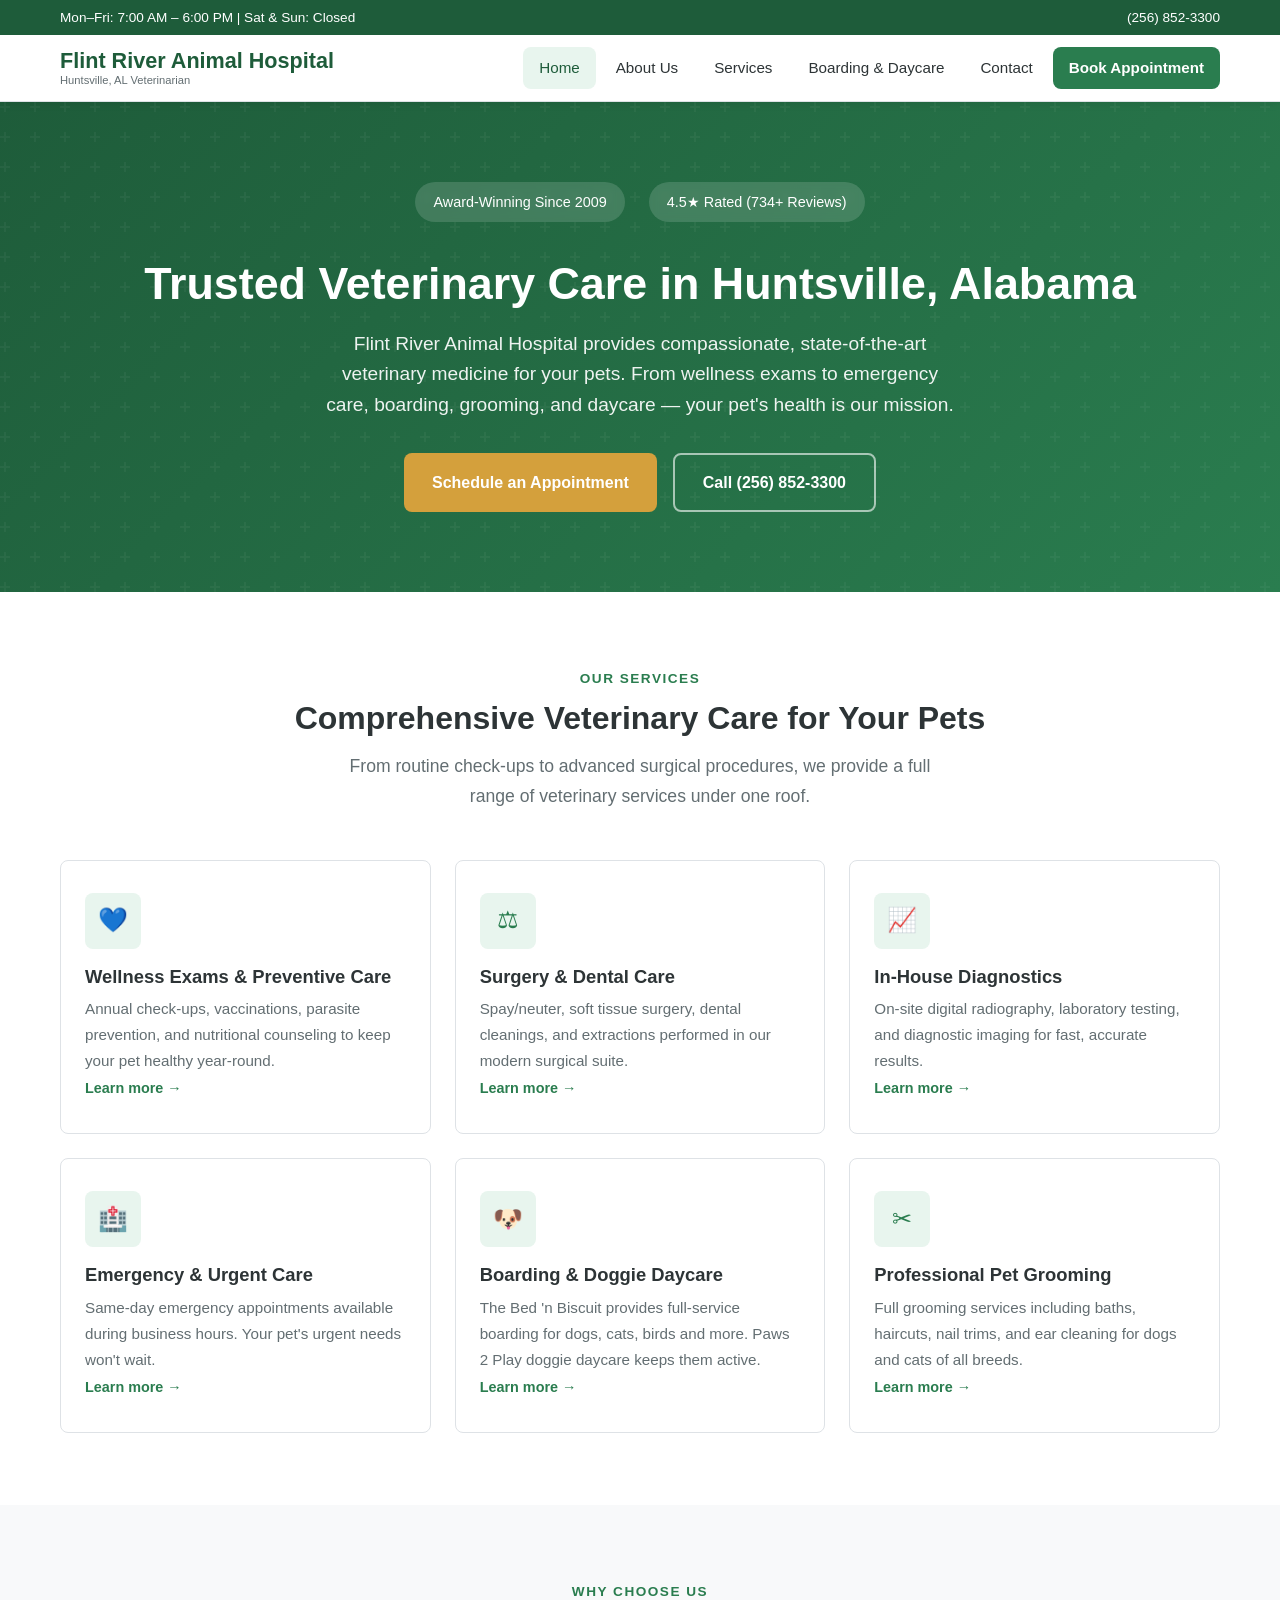
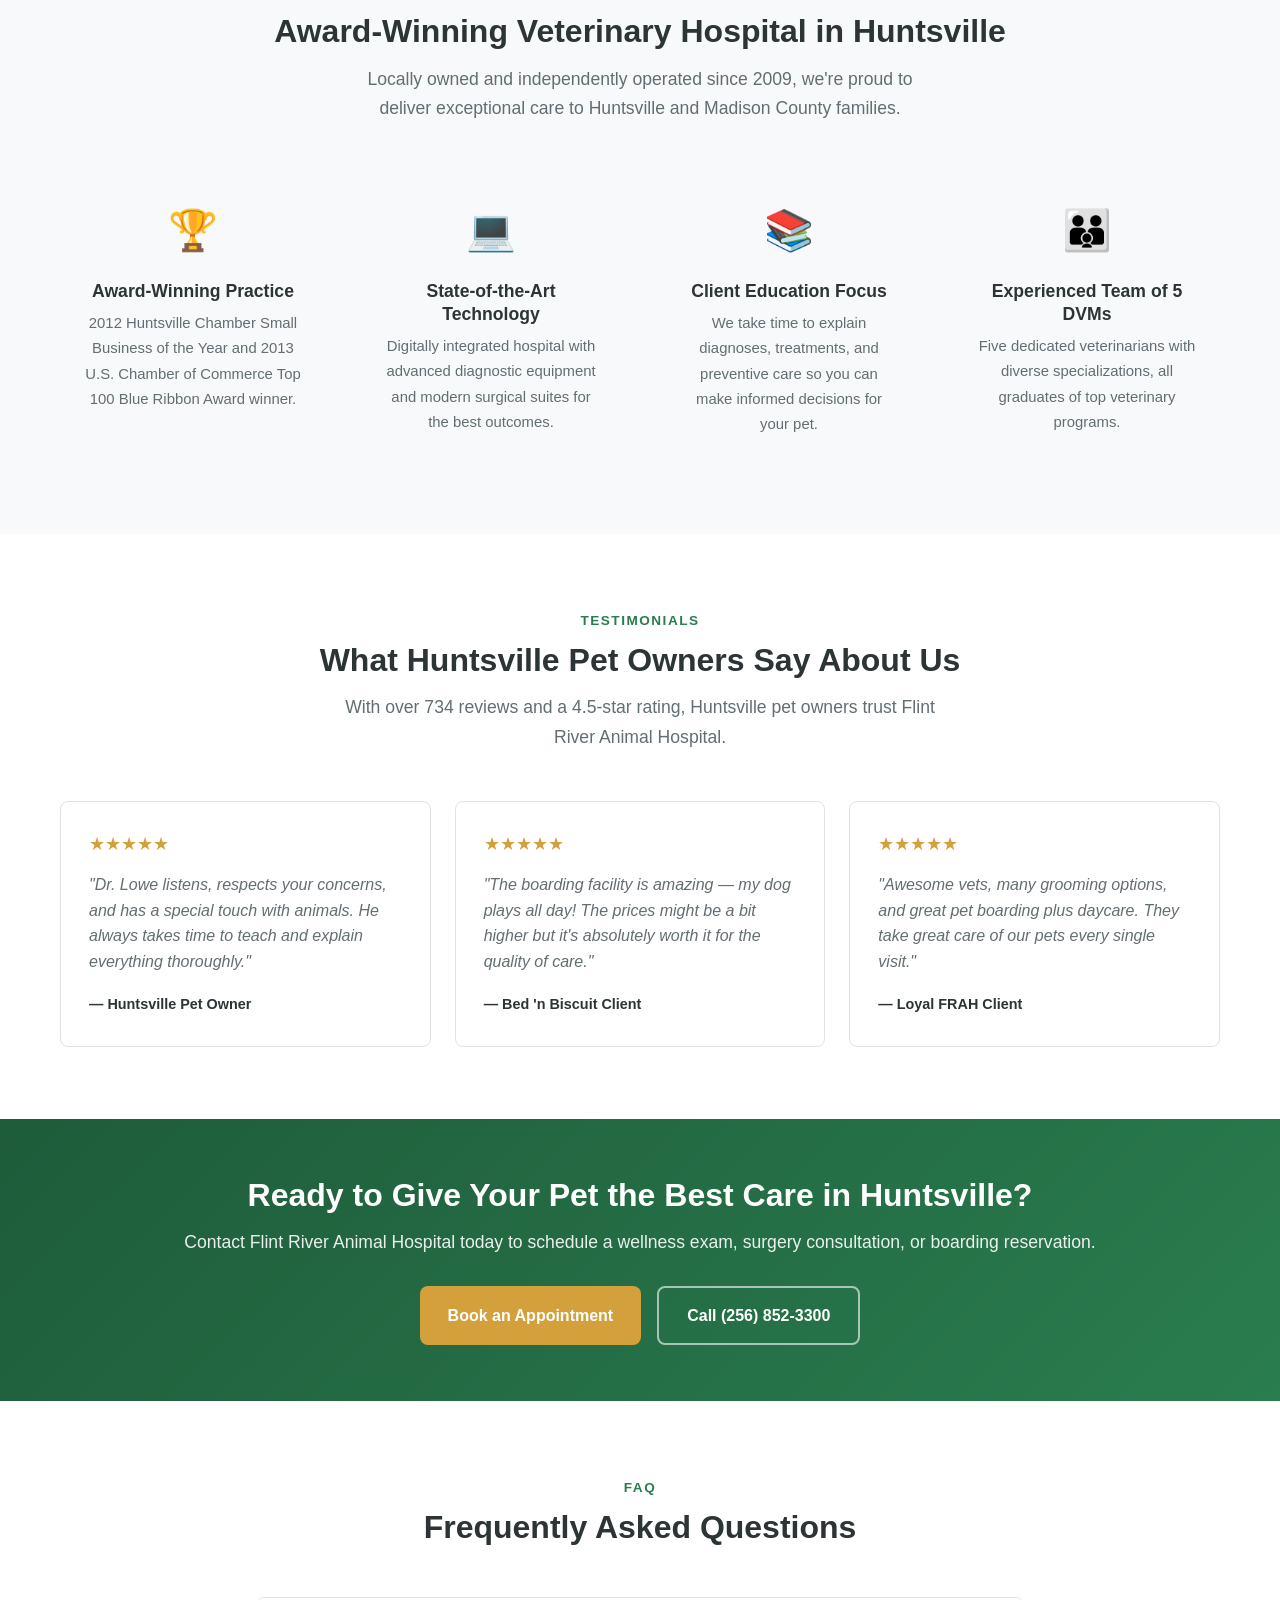
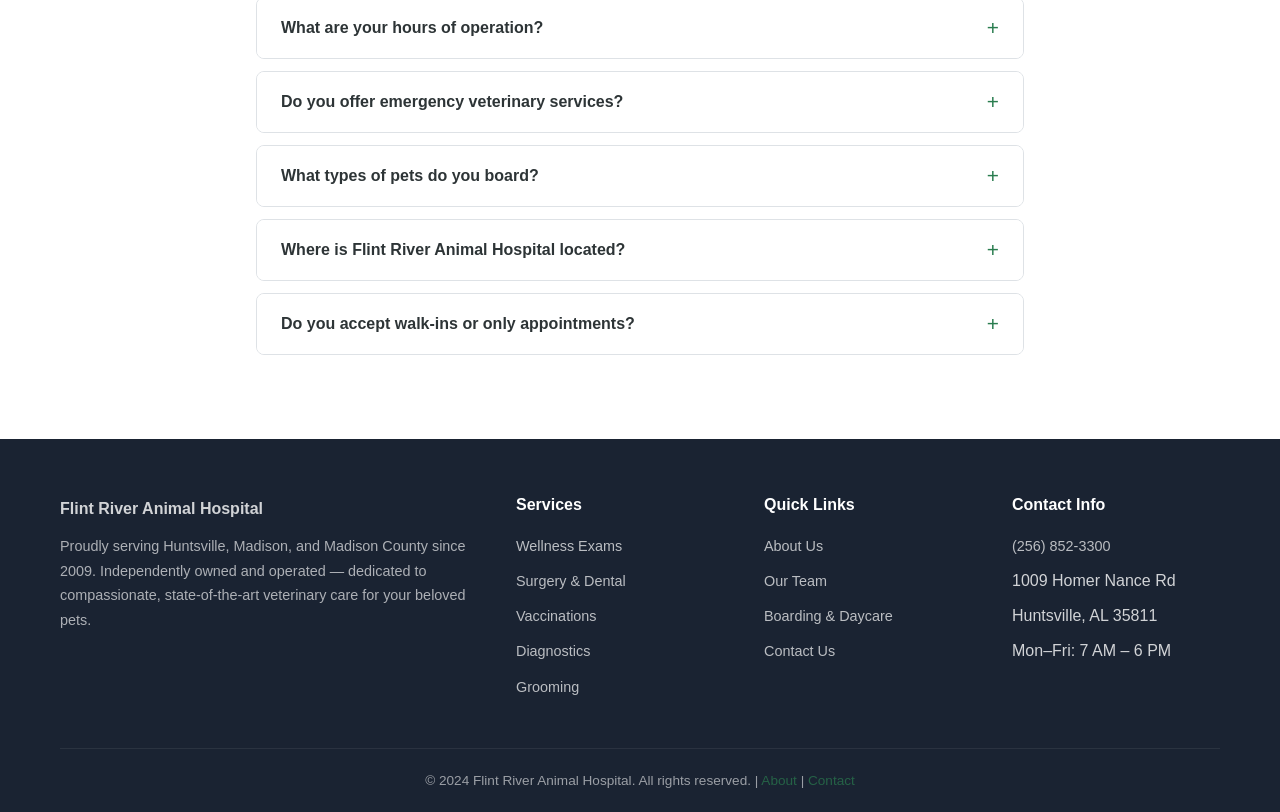
<file: index.html>
<!DOCTYPE html>
<html lang="en">
<head>
  <meta charset="UTF-8">
  <meta name="viewport" content="width=device-width, initial-scale=1.0">
  <title>Flint River Animal Hospital | Veterinarian in Huntsville, AL</title>
  <meta name="description" content="Flint River Animal Hospital is a full-service veterinary hospital in Huntsville, AL offering pet wellness exams, surgery, vaccinations, boarding, grooming &amp; daycare. Call (256) 852-3300.">
  <meta name="keywords" content="veterinarian Huntsville AL, animal hospital Huntsville, pet boarding Huntsville, dog grooming Huntsville, emergency vet Huntsville, pet vaccinations, Flint River Animal Hospital">
  <link rel="canonical" href="https://flintriveranimalhospital.com/">
  <meta name="robots" content="index, follow">
  <meta name="geo.region" content="US-AL">
  <meta name="geo.placename" content="Huntsville">

  <!-- Open Graph -->
  <meta property="og:title" content="Flint River Animal Hospital | Veterinarian in Huntsville, AL">
  <meta property="og:description" content="Full-service veterinary hospital in Huntsville, AL. Pet wellness, surgery, vaccinations, boarding, grooming &amp; daycare. Award-winning care since 2009.">
  <meta property="og:type" content="website">
  <meta property="og:url" content="https://flintriveranimalhospital.com/">
  <meta property="og:locale" content="en_US">
  <meta property="og:site_name" content="Flint River Animal Hospital">

  <!-- Twitter -->
  <meta name="twitter:card" content="summary_large_image">
  <meta name="twitter:title" content="Flint River Animal Hospital | Veterinarian in Huntsville, AL">
  <meta name="twitter:description" content="Full-service veterinary hospital in Huntsville, AL. Award-winning pet care since 2009.">

  <link rel="stylesheet" href="css/styles.css">

  <!-- JSON-LD Structured Data: LocalBusiness -->
  <script type="application/ld+json">
  {
    "@context": "https://schema.org",
    "@type": "VeterinaryCare",
    "name": "Flint River Animal Hospital",
    "description": "Full-service veterinary hospital in Huntsville, AL offering pet wellness exams, surgery, vaccinations, boarding, grooming and daycare services.",
    "url": "https://flintriveranimalhospital.com/",
    "telephone": "+1-256-852-3300",
    "address": {
      "@type": "PostalAddress",
      "streetAddress": "1009 Homer Nance Rd",
      "addressLocality": "Huntsville",
      "addressRegion": "AL",
      "postalCode": "35811",
      "addressCountry": "US"
    },
    "geo": {
      "@type": "GeoCoordinates",
      "latitude": 34.7868,
      "longitude": -86.5605
    },
    "openingHoursSpecification": [
      {
        "@type": "OpeningHoursSpecification",
        "dayOfWeek": ["Monday","Tuesday","Wednesday","Thursday","Friday"],
        "opens": "07:00",
        "closes": "18:00"
      }
    ],
    "foundingDate": "2009-04-02",
    "founder": {
      "@type": "Person",
      "name": "Dr. Kevin Lowe",
      "jobTitle": "DVM, Owner"
    },
    "award": [
      "2012 Huntsville/Madison County Chamber Small Business of the Year – Professional Services",
      "2013 U.S. Chamber of Commerce Top 100 Small Businesses Blue Ribbon Award"
    ],
    "priceRange": "$$",
    "aggregateRating": {
      "@type": "AggregateRating",
      "ratingValue": "4.5",
      "reviewCount": "734"
    },
    "hasOfferCatalog": {
      "@type": "OfferCatalog",
      "name": "Veterinary Services",
      "itemListElement": [
        {"@type": "Offer", "itemOffered": {"@type": "Service", "name": "Pet Wellness Exams"}},
        {"@type": "Offer", "itemOffered": {"@type": "Service", "name": "Pet Surgery"}},
        {"@type": "Offer", "itemOffered": {"@type": "Service", "name": "Pet Vaccinations"}},
        {"@type": "Offer", "itemOffered": {"@type": "Service", "name": "Pet Boarding"}},
        {"@type": "Offer", "itemOffered": {"@type": "Service", "name": "Pet Grooming"}},
        {"@type": "Offer", "itemOffered": {"@type": "Service", "name": "Doggie Daycare"}},
        {"@type": "Offer", "itemOffered": {"@type": "Service", "name": "Emergency Veterinary Care"}},
        {"@type": "Offer", "itemOffered": {"@type": "Service", "name": "Pet Microchipping"}},
        {"@type": "Offer", "itemOffered": {"@type": "Service", "name": "Pet Dental Care"}},
        {"@type": "Offer", "itemOffered": {"@type": "Service", "name": "In-House Diagnostics"}}
      ]
    },
    "sameAs": [
      "https://www.facebook.com/flintriveranimalhospital/",
      "https://www.yelp.com/biz/flint-river-animal-hospital-huntsville"
    ]
  }
  </script>

  <!-- JSON-LD: WebSite with SearchAction -->
  <script type="application/ld+json">
  {
    "@context": "https://schema.org",
    "@type": "WebSite",
    "name": "Flint River Animal Hospital",
    "url": "https://flintriveranimalhospital.com/"
  }
  </script>
</head>
<body>
  <a class="skip-link" href="#main-content">Skip to main content</a>

  <!-- Header -->
  <header class="site-header" role="banner">
    <div class="header-top">
      <div class="container">
        <span>Mon–Fri: 7:00 AM – 6:00 PM | Sat &amp; Sun: Closed</span>
        <a href="tel:+12568523300" aria-label="Call us at (256) 852-3300">(256) 852-3300</a>
      </div>
    </div>
    <div class="header-main">
      <div class="container">
        <a href="index.html" class="site-logo" aria-label="Flint River Animal Hospital - Home">
          <span>Flint River Animal Hospital<small>Huntsville, AL Veterinarian</small></span>
        </a>
        <button class="nav-toggle" aria-label="Toggle navigation menu" aria-expanded="false">&#9776;</button>
        <nav class="main-nav" role="navigation" aria-label="Main navigation">
          <ul>
            <li><a href="index.html" aria-current="page">Home</a></li>
            <li><a href="about.html">About Us</a></li>
            <li><a href="services.html">Services</a></li>
            <li><a href="boarding.html">Boarding &amp; Daycare</a></li>
            <li><a href="contact.html">Contact</a></li>
            <li><a href="contact.html" class="nav-cta">Book Appointment</a></li>
          </ul>
        </nav>
      </div>
    </div>
  </header>

  <main id="main-content">
    <!-- Hero -->
    <section class="hero">
      <div class="container">
        <div class="hero-badges">
          <span class="hero-badge">Award-Winning Since 2009</span>
          <span class="hero-badge">4.5&#9733; Rated (734+ Reviews)</span>
        </div>
        <h1>Trusted Veterinary Care in Huntsville, Alabama</h1>
        <p>Flint River Animal Hospital provides compassionate, state-of-the-art veterinary medicine for your pets. From wellness exams to emergency care, boarding, grooming, and daycare — your pet's health is our mission.</p>
        <div class="hero-actions">
          <a href="contact.html" class="btn btn-primary">Schedule an Appointment</a>
          <a href="tel:+12568523300" class="btn btn-outline">Call (256) 852-3300</a>
        </div>
      </div>
    </section>

    <!-- Services Overview -->
    <section class="section" id="services">
      <div class="container">
        <div class="section-header">
          <span class="section-label">Our Services</span>
          <h2>Comprehensive Veterinary Care for Your Pets</h2>
          <p>From routine check-ups to advanced surgical procedures, we provide a full range of veterinary services under one roof.</p>
        </div>
        <div class="card-grid">
          <div class="card">
            <div class="card-icon" aria-hidden="true">&#128153;</div>
            <h3>Wellness Exams &amp; Preventive Care</h3>
            <p>Annual check-ups, vaccinations, parasite prevention, and nutritional counseling to keep your pet healthy year-round.</p>
            <a href="services.html#wellness">Learn more &rarr;</a>
          </div>
          <div class="card">
            <div class="card-icon" aria-hidden="true">&#9878;</div>
            <h3>Surgery &amp; Dental Care</h3>
            <p>Spay/neuter, soft tissue surgery, dental cleanings, and extractions performed in our modern surgical suite.</p>
            <a href="services.html#surgery">Learn more &rarr;</a>
          </div>
          <div class="card">
            <div class="card-icon" aria-hidden="true">&#128200;</div>
            <h3>In-House Diagnostics</h3>
            <p>On-site digital radiography, laboratory testing, and diagnostic imaging for fast, accurate results.</p>
            <a href="services.html#diagnostics">Learn more &rarr;</a>
          </div>
          <div class="card">
            <div class="card-icon" aria-hidden="true">&#127973;</div>
            <h3>Emergency &amp; Urgent Care</h3>
            <p>Same-day emergency appointments available during business hours. Your pet's urgent needs won't wait.</p>
            <a href="services.html#emergency">Learn more &rarr;</a>
          </div>
          <div class="card">
            <div class="card-icon" aria-hidden="true">&#128054;</div>
            <h3>Boarding &amp; Doggie Daycare</h3>
            <p>The Bed 'n Biscuit provides full-service boarding for dogs, cats, birds and more. Paws 2 Play doggie daycare keeps them active.</p>
            <a href="boarding.html">Learn more &rarr;</a>
          </div>
          <div class="card">
            <div class="card-icon" aria-hidden="true">&#9986;</div>
            <h3>Professional Pet Grooming</h3>
            <p>Full grooming services including baths, haircuts, nail trims, and ear cleaning for dogs and cats of all breeds.</p>
            <a href="services.html#grooming">Learn more &rarr;</a>
          </div>
        </div>
      </div>
    </section>

    <!-- Why Choose Us -->
    <section class="section section-alt" id="why-us">
      <div class="container">
        <div class="section-header">
          <span class="section-label">Why Choose Us</span>
          <h2>Award-Winning Veterinary Hospital in Huntsville</h2>
          <p>Locally owned and independently operated since 2009, we're proud to deliver exceptional care to Huntsville and Madison County families.</p>
        </div>
        <div class="features-grid">
          <div class="feature">
            <span class="feature-icon" aria-hidden="true">&#127942;</span>
            <h3>Award-Winning Practice</h3>
            <p>2012 Huntsville Chamber Small Business of the Year and 2013 U.S. Chamber of Commerce Top 100 Blue Ribbon Award winner.</p>
          </div>
          <div class="feature">
            <span class="feature-icon" aria-hidden="true">&#128187;</span>
            <h3>State-of-the-Art Technology</h3>
            <p>Digitally integrated hospital with advanced diagnostic equipment and modern surgical suites for the best outcomes.</p>
          </div>
          <div class="feature">
            <span class="feature-icon" aria-hidden="true">&#128218;</span>
            <h3>Client Education Focus</h3>
            <p>We take time to explain diagnoses, treatments, and preventive care so you can make informed decisions for your pet.</p>
          </div>
          <div class="feature">
            <span class="feature-icon" aria-hidden="true">&#128106;</span>
            <h3>Experienced Team of 5 DVMs</h3>
            <p>Five dedicated veterinarians with diverse specializations, all graduates of top veterinary programs.</p>
          </div>
        </div>
      </div>
    </section>

    <!-- Testimonials -->
    <section class="section" id="testimonials">
      <div class="container">
        <div class="section-header">
          <span class="section-label">Testimonials</span>
          <h2>What Huntsville Pet Owners Say About Us</h2>
          <p>With over 734 reviews and a 4.5-star rating, Huntsville pet owners trust Flint River Animal Hospital.</p>
        </div>
        <div class="testimonials-grid">
          <div class="testimonial">
            <div class="testimonial-stars" aria-label="5 out of 5 stars">&#9733;&#9733;&#9733;&#9733;&#9733;</div>
            <blockquote>"Dr. Lowe listens, respects your concerns, and has a special touch with animals. He always takes time to teach and explain everything thoroughly."</blockquote>
            <cite>— Huntsville Pet Owner</cite>
          </div>
          <div class="testimonial">
            <div class="testimonial-stars" aria-label="5 out of 5 stars">&#9733;&#9733;&#9733;&#9733;&#9733;</div>
            <blockquote>"The boarding facility is amazing — my dog plays all day! The prices might be a bit higher but it's absolutely worth it for the quality of care."</blockquote>
            <cite>— Bed 'n Biscuit Client</cite>
          </div>
          <div class="testimonial">
            <div class="testimonial-stars" aria-label="5 out of 5 stars">&#9733;&#9733;&#9733;&#9733;&#9733;</div>
            <blockquote>"Awesome vets, many grooming options, and great pet boarding plus daycare. They take great care of our pets every single visit."</blockquote>
            <cite>— Loyal FRAH Client</cite>
          </div>
        </div>
      </div>
    </section>

    <!-- CTA -->
    <section class="cta-banner">
      <div class="container">
        <h2>Ready to Give Your Pet the Best Care in Huntsville?</h2>
        <p>Contact Flint River Animal Hospital today to schedule a wellness exam, surgery consultation, or boarding reservation.</p>
        <div class="hero-actions">
          <a href="contact.html" class="btn btn-primary">Book an Appointment</a>
          <a href="tel:+12568523300" class="btn btn-outline">Call (256) 852-3300</a>
        </div>
      </div>
    </section>

    <!-- FAQ Section -->
    <section class="section" id="faq">
      <div class="container">
        <div class="section-header">
          <span class="section-label">FAQ</span>
          <h2>Frequently Asked Questions</h2>
        </div>
        <div class="faq-list" itemscope itemtype="https://schema.org/FAQPage">
          <div class="faq-item" itemscope itemprop="mainEntity" itemtype="https://schema.org/Question">
            <button class="faq-question" aria-expanded="false" itemprop="name">What are your hours of operation?</button>
            <div class="faq-answer" itemscope itemprop="acceptedAnswer" itemtype="https://schema.org/Answer">
              <p itemprop="text">Flint River Animal Hospital is open Monday through Friday, 7:00 AM to 6:00 PM. We are closed on Saturday and Sunday. The Bed 'n Biscuit boarding facility offers Sunday pick-up between 3:30 PM and 4:30 PM.</p>
            </div>
          </div>
          <div class="faq-item" itemscope itemprop="mainEntity" itemtype="https://schema.org/Question">
            <button class="faq-question" aria-expanded="false" itemprop="name">Do you offer emergency veterinary services?</button>
            <div class="faq-answer" itemscope itemprop="acceptedAnswer" itemtype="https://schema.org/Answer">
              <p itemprop="text">Yes, we provide same-day emergency appointments during business hours (Monday–Friday, 7 AM – 6 PM). For after-hours emergencies, we offer after-hours emergency services — call (256) 852-3300 for instructions.</p>
            </div>
          </div>
          <div class="faq-item" itemscope itemprop="mainEntity" itemtype="https://schema.org/Question">
            <button class="faq-question" aria-expanded="false" itemprop="name">What types of pets do you board?</button>
            <div class="faq-answer" itemscope itemprop="acceptedAnswer" itemtype="https://schema.org/Answer">
              <p itemprop="text">The Bed 'n Biscuit at Flint River Animal Hospital offers full-service boarding for dogs, cats, birds, and other types of pets. We also offer doggie daycare through our Paws 2 Play program.</p>
            </div>
          </div>
          <div class="faq-item" itemscope itemprop="mainEntity" itemtype="https://schema.org/Question">
            <button class="faq-question" aria-expanded="false" itemprop="name">Where is Flint River Animal Hospital located?</button>
            <div class="faq-answer" itemscope itemprop="acceptedAnswer" itemtype="https://schema.org/Answer">
              <p itemprop="text">We are located at 1009 Homer Nance Road, Huntsville, AL 35811, in the north Huntsville area near the Flint River. We serve pets and their families throughout Huntsville, Madison, and the greater Madison County area.</p>
            </div>
          </div>
          <div class="faq-item" itemscope itemprop="mainEntity" itemtype="https://schema.org/Question">
            <button class="faq-question" aria-expanded="false" itemprop="name">Do you accept walk-ins or only appointments?</button>
            <div class="faq-answer" itemscope itemprop="acceptedAnswer" itemtype="https://schema.org/Answer">
              <p itemprop="text">While we recommend scheduling an appointment to minimize wait times, we do accommodate same-day and urgent care visits. Call us at (256) 852-3300 to check availability or schedule your visit.</p>
            </div>
          </div>
        </div>
      </div>
    </section>
  </main>

  <!-- Footer -->
  <footer class="site-footer" role="contentinfo">
    <div class="container">
      <div class="footer-grid">
        <div class="footer-brand">
          <strong>Flint River Animal Hospital</strong>
          <p>Proudly serving Huntsville, Madison, and Madison County since 2009. Independently owned and operated — dedicated to compassionate, state-of-the-art veterinary care for your beloved pets.</p>
        </div>
        <div>
          <h4>Services</h4>
          <ul class="footer-links">
            <li><a href="services.html#wellness">Wellness Exams</a></li>
            <li><a href="services.html#surgery">Surgery &amp; Dental</a></li>
            <li><a href="services.html#vaccinations">Vaccinations</a></li>
            <li><a href="services.html#diagnostics">Diagnostics</a></li>
            <li><a href="services.html#grooming">Grooming</a></li>
          </ul>
        </div>
        <div>
          <h4>Quick Links</h4>
          <ul class="footer-links">
            <li><a href="about.html">About Us</a></li>
            <li><a href="about.html#team">Our Team</a></li>
            <li><a href="boarding.html">Boarding &amp; Daycare</a></li>
            <li><a href="contact.html">Contact Us</a></li>
          </ul>
        </div>
        <div>
          <h4>Contact Info</h4>
          <ul class="footer-links">
            <li><a href="tel:+12568523300">(256) 852-3300</a></li>
            <li>1009 Homer Nance Rd</li>
            <li>Huntsville, AL 35811</li>
            <li>Mon–Fri: 7 AM – 6 PM</li>
          </ul>
        </div>
      </div>
      <div class="footer-bottom">
        <p>&copy; 2024 Flint River Animal Hospital. All rights reserved. | <a href="about.html">About</a> | <a href="contact.html">Contact</a></p>
      </div>
    </div>
  </footer>

  <script>
  // Mobile nav toggle
  document.querySelector('.nav-toggle').addEventListener('click', function() {
    const nav = document.querySelector('.main-nav');
    const expanded = this.getAttribute('aria-expanded') === 'true';
    this.setAttribute('aria-expanded', !expanded);
    nav.classList.toggle('active');
  });

  // FAQ accordion
  document.querySelectorAll('.faq-question').forEach(function(btn) {
    btn.addEventListener('click', function() {
      const item = this.parentElement;
      const expanded = this.getAttribute('aria-expanded') === 'true';
      document.querySelectorAll('.faq-item').forEach(function(el) {
        el.classList.remove('active');
        el.querySelector('.faq-question').setAttribute('aria-expanded', 'false');
      });
      if (!expanded) {
        item.classList.add('active');
        this.setAttribute('aria-expanded', 'true');
      }
    });
  });
  </script>
</body>
</html>
</file>
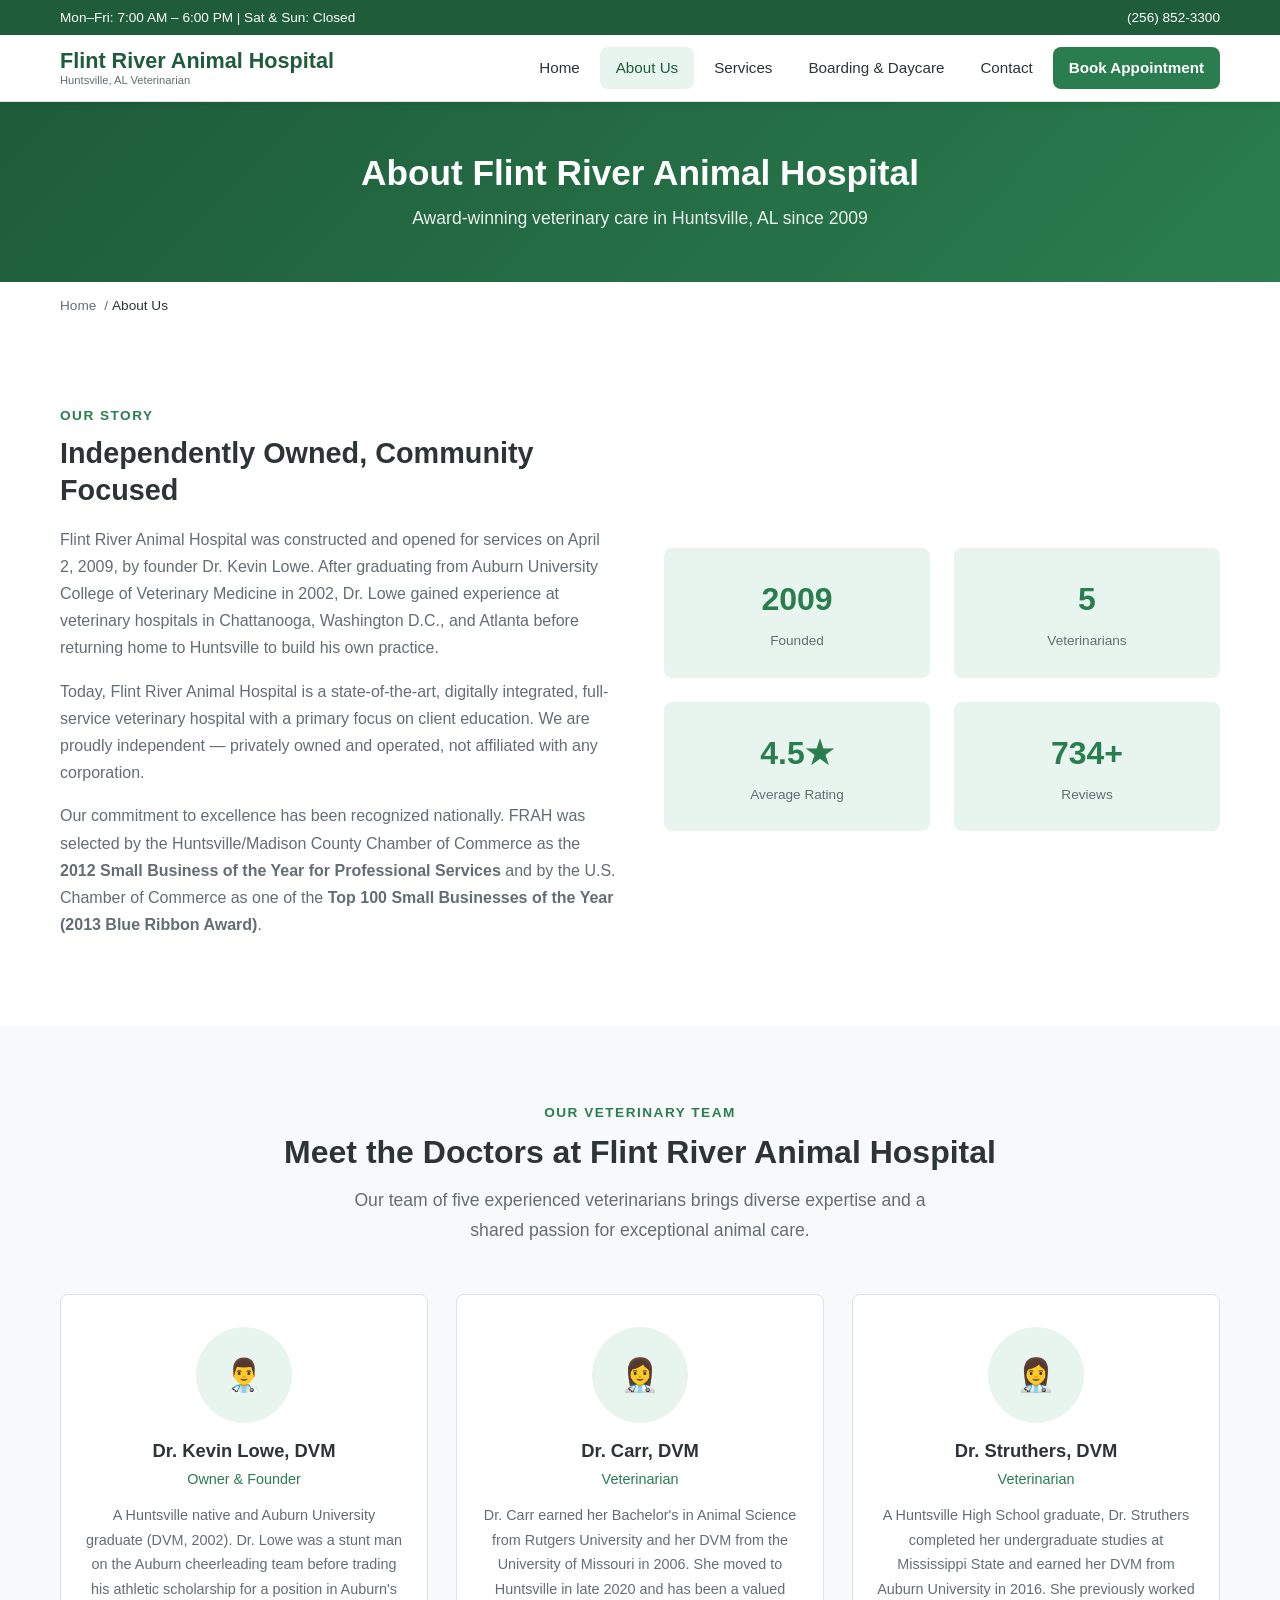
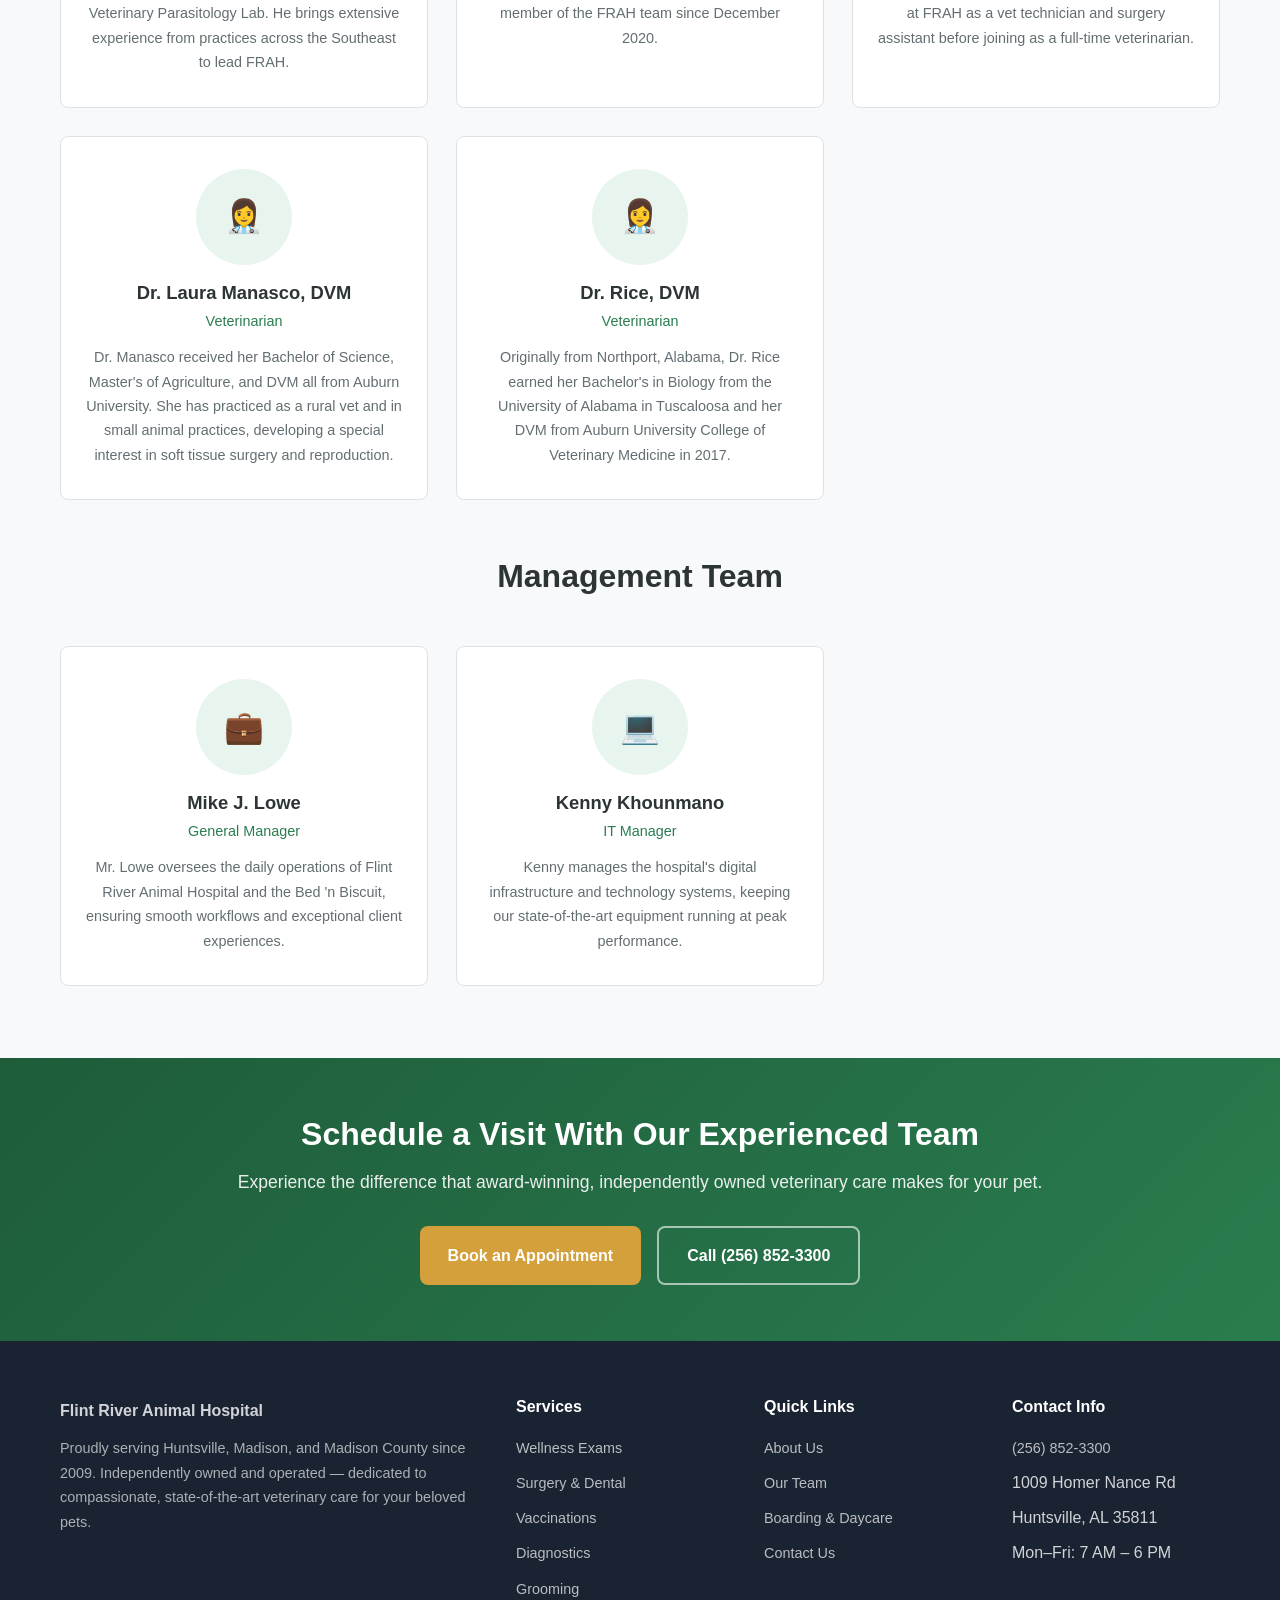
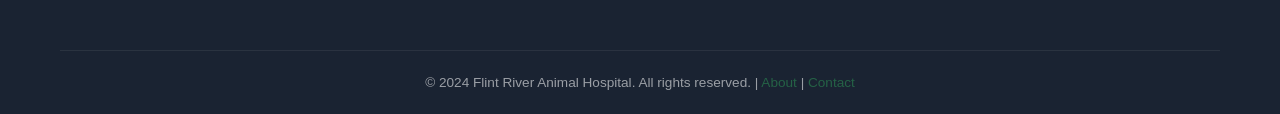
<file: about.html>
<!DOCTYPE html>
<html lang="en">
<head>
  <meta charset="UTF-8">
  <meta name="viewport" content="width=device-width, initial-scale=1.0">
  <title>About Us - Meet Our Veterinary Team | Flint River Animal Hospital, Huntsville AL</title>
  <meta name="description" content="Meet the experienced veterinary team at Flint River Animal Hospital in Huntsville, AL. Founded by Dr. Kevin Lowe in 2009, our 5 DVMs provide award-winning pet care.">
  <meta name="keywords" content="Huntsville veterinarian, Dr Kevin Lowe DVM, Flint River Animal Hospital team, veterinarian near me Huntsville AL, Auburn University veterinarian">
  <link rel="canonical" href="https://flintriveranimalhospital.com/about-us/">
  <meta name="robots" content="index, follow">

  <meta property="og:title" content="About Us - Meet Our Veterinary Team | Flint River Animal Hospital">
  <meta property="og:description" content="Founded by Dr. Kevin Lowe in 2009, Flint River Animal Hospital has 5 experienced DVMs serving Huntsville, AL.">
  <meta property="og:type" content="website">
  <meta property="og:url" content="https://flintriveranimalhospital.com/about-us/">

  <link rel="stylesheet" href="css/styles.css">

  <script type="application/ld+json">
  {
    "@context": "https://schema.org",
    "@type": "BreadcrumbList",
    "itemListElement": [
      {"@type": "ListItem", "position": 1, "name": "Home", "item": "https://flintriveranimalhospital.com/"},
      {"@type": "ListItem", "position": 2, "name": "About Us", "item": "https://flintriveranimalhospital.com/about-us/"}
    ]
  }
  </script>

  <script type="application/ld+json">
  {
    "@context": "https://schema.org",
    "@type": "MedicalOrganization",
    "name": "Flint River Animal Hospital",
    "url": "https://flintriveranimalhospital.com/",
    "foundingDate": "2009-04-02",
    "founder": {
      "@type": "Person",
      "name": "Dr. Kevin Lowe",
      "jobTitle": "DVM, Owner"
    },
    "employee": [
      {
        "@type": "Person",
        "name": "Dr. Kevin Lowe",
        "jobTitle": "DVM, Owner & Founder",
        "alumniOf": {"@type": "CollegeOrUniversity", "name": "Auburn University"}
      },
      {
        "@type": "Person",
        "name": "Dr. Carr",
        "jobTitle": "DVM",
        "alumniOf": {"@type": "CollegeOrUniversity", "name": "University of Missouri"}
      },
      {
        "@type": "Person",
        "name": "Dr. Struthers",
        "jobTitle": "DVM",
        "alumniOf": {"@type": "CollegeOrUniversity", "name": "Auburn University"}
      },
      {
        "@type": "Person",
        "name": "Dr. Laura Manasco",
        "jobTitle": "DVM",
        "alumniOf": {"@type": "CollegeOrUniversity", "name": "Auburn University"}
      },
      {
        "@type": "Person",
        "name": "Dr. Rice",
        "jobTitle": "DVM",
        "alumniOf": {"@type": "CollegeOrUniversity", "name": "Auburn University"}
      }
    ]
  }
  </script>
</head>
<body>
  <a class="skip-link" href="#main-content">Skip to main content</a>

  <!-- Header -->
  <header class="site-header" role="banner">
    <div class="header-top">
      <div class="container">
        <span>Mon–Fri: 7:00 AM – 6:00 PM | Sat &amp; Sun: Closed</span>
        <a href="tel:+12568523300" aria-label="Call us at (256) 852-3300">(256) 852-3300</a>
      </div>
    </div>
    <div class="header-main">
      <div class="container">
        <a href="index.html" class="site-logo" aria-label="Flint River Animal Hospital - Home">
          <span>Flint River Animal Hospital<small>Huntsville, AL Veterinarian</small></span>
        </a>
        <button class="nav-toggle" aria-label="Toggle navigation menu" aria-expanded="false">&#9776;</button>
        <nav class="main-nav" role="navigation" aria-label="Main navigation">
          <ul>
            <li><a href="index.html">Home</a></li>
            <li><a href="about.html" aria-current="page">About Us</a></li>
            <li><a href="services.html">Services</a></li>
            <li><a href="boarding.html">Boarding &amp; Daycare</a></li>
            <li><a href="contact.html">Contact</a></li>
            <li><a href="contact.html" class="nav-cta">Book Appointment</a></li>
          </ul>
        </nav>
      </div>
    </div>
  </header>

  <main id="main-content">
    <!-- Page Hero -->
    <section class="page-hero">
      <div class="container">
        <h1>About Flint River Animal Hospital</h1>
        <p>Award-winning veterinary care in Huntsville, AL since 2009</p>
      </div>
    </section>

    <!-- Breadcrumbs -->
    <nav class="breadcrumbs" aria-label="Breadcrumb">
      <div class="container">
        <ol>
          <li><a href="index.html">Home</a></li>
          <li>About Us</li>
        </ol>
      </div>
    </nav>

    <!-- About Intro -->
    <section class="section">
      <div class="container">
        <div class="about-intro">
          <div class="about-intro-text">
            <span class="section-label">Our Story</span>
            <h2>Independently Owned, Community Focused</h2>
            <p>Flint River Animal Hospital was constructed and opened for services on April 2, 2009, by founder Dr. Kevin Lowe. After graduating from Auburn University College of Veterinary Medicine in 2002, Dr. Lowe gained experience at veterinary hospitals in Chattanooga, Washington D.C., and Atlanta before returning home to Huntsville to build his own practice.</p>
            <p>Today, Flint River Animal Hospital is a state-of-the-art, digitally integrated, full-service veterinary hospital with a primary focus on client education. We are proudly independent — privately owned and operated, not affiliated with any corporation.</p>
            <p>Our commitment to excellence has been recognized nationally. FRAH was selected by the Huntsville/Madison County Chamber of Commerce as the <strong>2012 Small Business of the Year for Professional Services</strong> and by the U.S. Chamber of Commerce as one of the <strong>Top 100 Small Businesses of the Year (2013 Blue Ribbon Award)</strong>.</p>
          </div>
          <div class="about-stats">
            <div class="stat">
              <span class="stat-number">2009</span>
              <span class="stat-label">Founded</span>
            </div>
            <div class="stat">
              <span class="stat-number">5</span>
              <span class="stat-label">Veterinarians</span>
            </div>
            <div class="stat">
              <span class="stat-number">4.5&#9733;</span>
              <span class="stat-label">Average Rating</span>
            </div>
            <div class="stat">
              <span class="stat-number">734+</span>
              <span class="stat-label">Reviews</span>
            </div>
          </div>
        </div>
      </div>
    </section>

    <!-- Team Section -->
    <section class="section section-alt" id="team">
      <div class="container">
        <div class="section-header">
          <span class="section-label">Our Veterinary Team</span>
          <h2>Meet the Doctors at Flint River Animal Hospital</h2>
          <p>Our team of five experienced veterinarians brings diverse expertise and a shared passion for exceptional animal care.</p>
        </div>
        <div class="team-grid">
          <div class="team-card">
            <div class="team-avatar" aria-hidden="true">&#128104;&#8205;&#9877;&#65039;</div>
            <h3>Dr. Kevin Lowe, DVM</h3>
            <p class="role">Owner &amp; Founder</p>
            <p>A Huntsville native and Auburn University graduate (DVM, 2002). Dr. Lowe was a stunt man on the Auburn cheerleading team before trading his athletic scholarship for a position in Auburn's Veterinary Parasitology Lab. He brings extensive experience from practices across the Southeast to lead FRAH.</p>
          </div>
          <div class="team-card">
            <div class="team-avatar" aria-hidden="true">&#128105;&#8205;&#9877;&#65039;</div>
            <h3>Dr. Carr, DVM</h3>
            <p class="role">Veterinarian</p>
            <p>Dr. Carr earned her Bachelor's in Animal Science from Rutgers University and her DVM from the University of Missouri in 2006. She moved to Huntsville in late 2020 and has been a valued member of the FRAH team since December 2020.</p>
          </div>
          <div class="team-card">
            <div class="team-avatar" aria-hidden="true">&#128105;&#8205;&#9877;&#65039;</div>
            <h3>Dr. Struthers, DVM</h3>
            <p class="role">Veterinarian</p>
            <p>A Huntsville High School graduate, Dr. Struthers completed her undergraduate studies at Mississippi State and earned her DVM from Auburn University in 2016. She previously worked at FRAH as a vet technician and surgery assistant before joining as a full-time veterinarian.</p>
          </div>
          <div class="team-card">
            <div class="team-avatar" aria-hidden="true">&#128105;&#8205;&#9877;&#65039;</div>
            <h3>Dr. Laura Manasco, DVM</h3>
            <p class="role">Veterinarian</p>
            <p>Dr. Manasco received her Bachelor of Science, Master's of Agriculture, and DVM all from Auburn University. She has practiced as a rural vet and in small animal practices, developing a special interest in soft tissue surgery and reproduction.</p>
          </div>
          <div class="team-card">
            <div class="team-avatar" aria-hidden="true">&#128105;&#8205;&#9877;&#65039;</div>
            <h3>Dr. Rice, DVM</h3>
            <p class="role">Veterinarian</p>
            <p>Originally from Northport, Alabama, Dr. Rice earned her Bachelor's in Biology from the University of Alabama in Tuscaloosa and her DVM from Auburn University College of Veterinary Medicine in 2017.</p>
          </div>
        </div>

        <!-- Management Team -->
        <div class="section-header" style="margin-top:56px;">
          <h2>Management Team</h2>
        </div>
        <div class="team-grid">
          <div class="team-card">
            <div class="team-avatar" aria-hidden="true">&#128188;</div>
            <h3>Mike J. Lowe</h3>
            <p class="role">General Manager</p>
            <p>Mr. Lowe oversees the daily operations of Flint River Animal Hospital and the Bed 'n Biscuit, ensuring smooth workflows and exceptional client experiences.</p>
          </div>
          <div class="team-card">
            <div class="team-avatar" aria-hidden="true">&#128187;</div>
            <h3>Kenny Khounmano</h3>
            <p class="role">IT Manager</p>
            <p>Kenny manages the hospital's digital infrastructure and technology systems, keeping our state-of-the-art equipment running at peak performance.</p>
          </div>
        </div>
      </div>
    </section>

    <!-- CTA -->
    <section class="cta-banner">
      <div class="container">
        <h2>Schedule a Visit With Our Experienced Team</h2>
        <p>Experience the difference that award-winning, independently owned veterinary care makes for your pet.</p>
        <div class="hero-actions">
          <a href="contact.html" class="btn btn-primary">Book an Appointment</a>
          <a href="tel:+12568523300" class="btn btn-outline">Call (256) 852-3300</a>
        </div>
      </div>
    </section>
  </main>

  <!-- Footer -->
  <footer class="site-footer" role="contentinfo">
    <div class="container">
      <div class="footer-grid">
        <div class="footer-brand">
          <strong>Flint River Animal Hospital</strong>
          <p>Proudly serving Huntsville, Madison, and Madison County since 2009. Independently owned and operated — dedicated to compassionate, state-of-the-art veterinary care for your beloved pets.</p>
        </div>
        <div>
          <h4>Services</h4>
          <ul class="footer-links">
            <li><a href="services.html#wellness">Wellness Exams</a></li>
            <li><a href="services.html#surgery">Surgery &amp; Dental</a></li>
            <li><a href="services.html#vaccinations">Vaccinations</a></li>
            <li><a href="services.html#diagnostics">Diagnostics</a></li>
            <li><a href="services.html#grooming">Grooming</a></li>
          </ul>
        </div>
        <div>
          <h4>Quick Links</h4>
          <ul class="footer-links">
            <li><a href="about.html">About Us</a></li>
            <li><a href="about.html#team">Our Team</a></li>
            <li><a href="boarding.html">Boarding &amp; Daycare</a></li>
            <li><a href="contact.html">Contact Us</a></li>
          </ul>
        </div>
        <div>
          <h4>Contact Info</h4>
          <ul class="footer-links">
            <li><a href="tel:+12568523300">(256) 852-3300</a></li>
            <li>1009 Homer Nance Rd</li>
            <li>Huntsville, AL 35811</li>
            <li>Mon–Fri: 7 AM – 6 PM</li>
          </ul>
        </div>
      </div>
      <div class="footer-bottom">
        <p>&copy; 2024 Flint River Animal Hospital. All rights reserved. | <a href="about.html">About</a> | <a href="contact.html">Contact</a></p>
      </div>
    </div>
  </footer>

  <script>
  document.querySelector('.nav-toggle').addEventListener('click', function() {
    const nav = document.querySelector('.main-nav');
    const expanded = this.getAttribute('aria-expanded') === 'true';
    this.setAttribute('aria-expanded', !expanded);
    nav.classList.toggle('active');
  });
  </script>
</body>
</html>
</file>
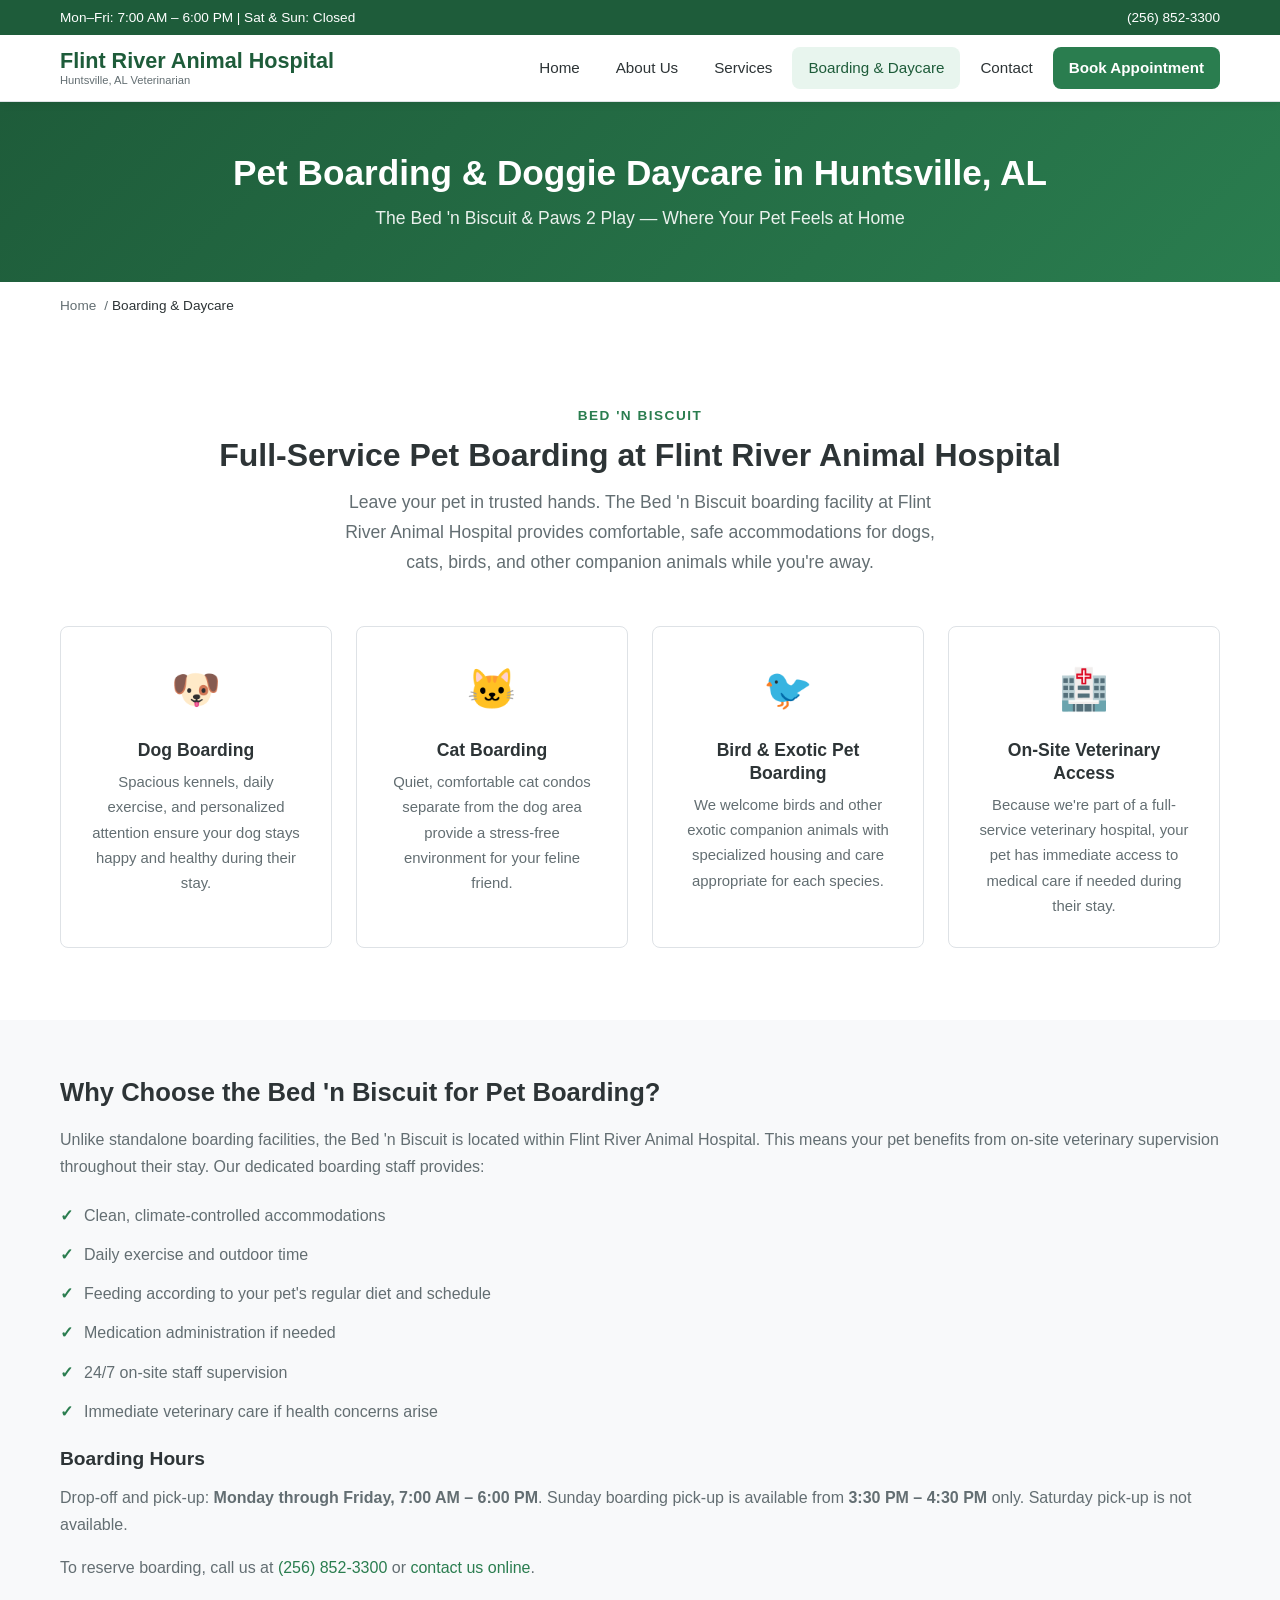
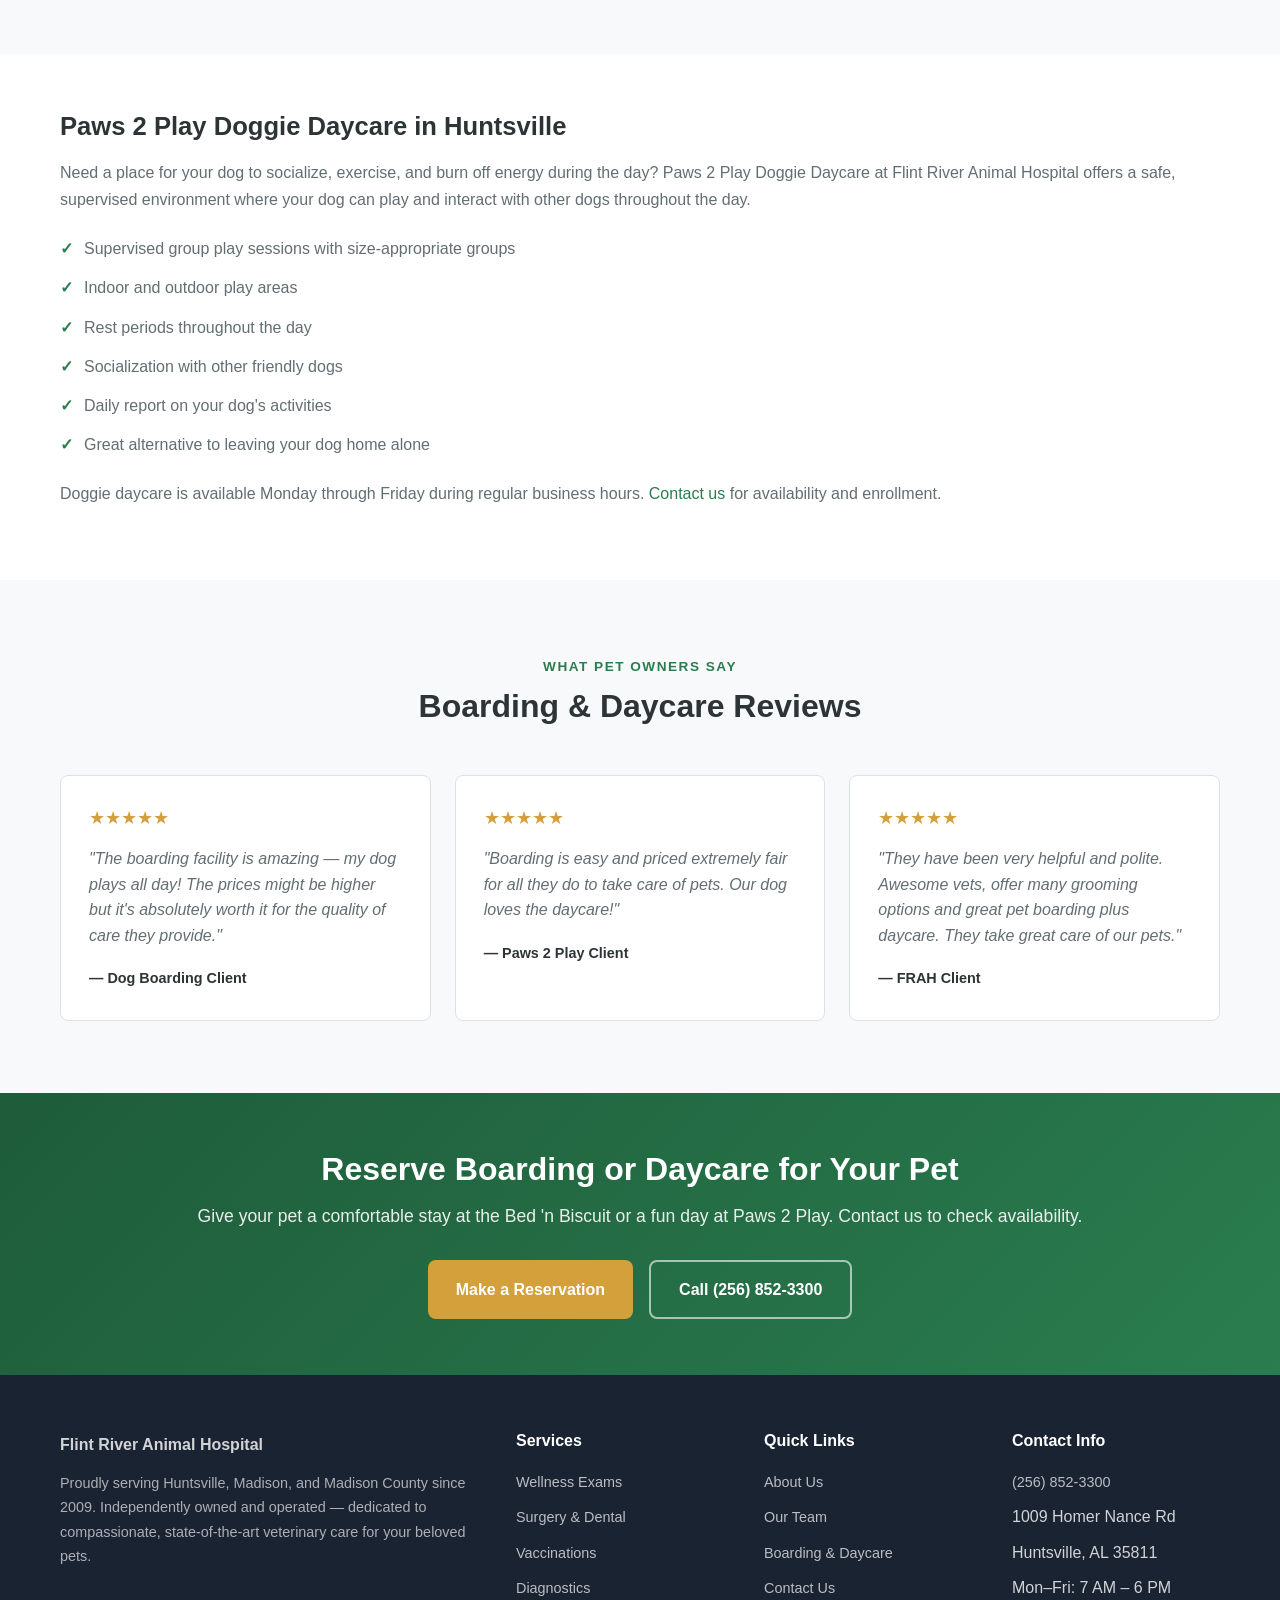
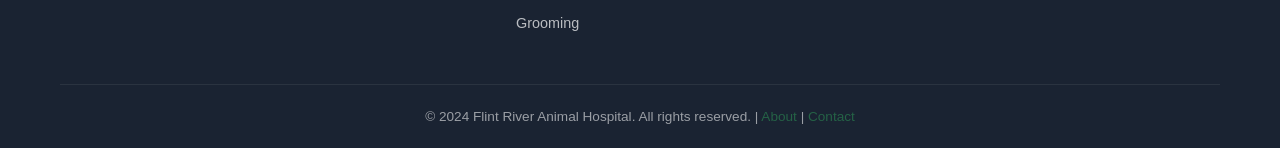
<file: boarding.html>
<!DOCTYPE html>
<html lang="en">
<head>
  <meta charset="UTF-8">
  <meta name="viewport" content="width=device-width, initial-scale=1.0">
  <title>Pet Boarding &amp; Doggie Daycare in Huntsville, AL | Bed 'n Biscuit at Flint River Animal Hospital</title>
  <meta name="description" content="The Bed 'n Biscuit at Flint River Animal Hospital offers full-service pet boarding for dogs, cats, birds &amp; more in Huntsville, AL. Plus Paws 2 Play doggie daycare. Call (256) 852-3300.">
  <meta name="keywords" content="pet boarding Huntsville AL, doggie daycare Huntsville, dog boarding near me, cat boarding Huntsville, Bed n Biscuit, Paws 2 Play, overnight pet boarding, Flint River Animal Hospital boarding">
  <link rel="canonical" href="https://flintriveranimalhospital.com/boarding/">
  <meta name="robots" content="index, follow">

  <meta property="og:title" content="Pet Boarding &amp; Doggie Daycare | Bed 'n Biscuit at Flint River Animal Hospital">
  <meta property="og:description" content="Full-service pet boarding and Paws 2 Play doggie daycare in Huntsville, AL. Dogs, cats, birds and more welcome.">
  <meta property="og:type" content="website">
  <meta property="og:url" content="https://flintriveranimalhospital.com/boarding/">

  <link rel="stylesheet" href="css/styles.css">

  <script type="application/ld+json">
  {
    "@context": "https://schema.org",
    "@type": "BreadcrumbList",
    "itemListElement": [
      {"@type": "ListItem", "position": 1, "name": "Home", "item": "https://flintriveranimalhospital.com/"},
      {"@type": "ListItem", "position": 2, "name": "Boarding & Daycare", "item": "https://flintriveranimalhospital.com/boarding/"}
    ]
  }
  </script>

  <script type="application/ld+json">
  {
    "@context": "https://schema.org",
    "@type": "LodgingBusiness",
    "name": "Bed 'n Biscuit at Flint River Animal Hospital",
    "description": "Full-service pet boarding facility for dogs, cats, birds and other pets, plus Paws 2 Play doggie daycare.",
    "url": "https://flintriveranimalhospital.com/boarding/",
    "telephone": "+1-256-852-3300",
    "address": {
      "@type": "PostalAddress",
      "streetAddress": "1009 Homer Nance Rd",
      "addressLocality": "Huntsville",
      "addressRegion": "AL",
      "postalCode": "35811",
      "addressCountry": "US"
    },
    "openingHoursSpecification": [
      {
        "@type": "OpeningHoursSpecification",
        "dayOfWeek": ["Monday","Tuesday","Wednesday","Thursday","Friday"],
        "opens": "07:00",
        "closes": "18:00"
      },
      {
        "@type": "OpeningHoursSpecification",
        "dayOfWeek": "Sunday",
        "opens": "15:30",
        "closes": "16:30",
        "description": "Pick-up only"
      }
    ],
    "parentOrganization": {
      "@type": "VeterinaryCare",
      "name": "Flint River Animal Hospital"
    }
  }
  </script>
</head>
<body>
  <a class="skip-link" href="#main-content">Skip to main content</a>

  <!-- Header -->
  <header class="site-header" role="banner">
    <div class="header-top">
      <div class="container">
        <span>Mon–Fri: 7:00 AM – 6:00 PM | Sat &amp; Sun: Closed</span>
        <a href="tel:+12568523300" aria-label="Call us at (256) 852-3300">(256) 852-3300</a>
      </div>
    </div>
    <div class="header-main">
      <div class="container">
        <a href="index.html" class="site-logo" aria-label="Flint River Animal Hospital - Home">
          <span>Flint River Animal Hospital<small>Huntsville, AL Veterinarian</small></span>
        </a>
        <button class="nav-toggle" aria-label="Toggle navigation menu" aria-expanded="false">&#9776;</button>
        <nav class="main-nav" role="navigation" aria-label="Main navigation">
          <ul>
            <li><a href="index.html">Home</a></li>
            <li><a href="about.html">About Us</a></li>
            <li><a href="services.html">Services</a></li>
            <li><a href="boarding.html" aria-current="page">Boarding &amp; Daycare</a></li>
            <li><a href="contact.html">Contact</a></li>
            <li><a href="contact.html" class="nav-cta">Book Appointment</a></li>
          </ul>
        </nav>
      </div>
    </div>
  </header>

  <main id="main-content">
    <!-- Page Hero -->
    <section class="page-hero">
      <div class="container">
        <h1>Pet Boarding &amp; Doggie Daycare in Huntsville, AL</h1>
        <p>The Bed 'n Biscuit &amp; Paws 2 Play — Where Your Pet Feels at Home</p>
      </div>
    </section>

    <!-- Breadcrumbs -->
    <nav class="breadcrumbs" aria-label="Breadcrumb">
      <div class="container">
        <ol>
          <li><a href="index.html">Home</a></li>
          <li>Boarding &amp; Daycare</li>
        </ol>
      </div>
    </nav>

    <!-- Boarding Intro -->
    <section class="section">
      <div class="container">
        <div class="section-header">
          <span class="section-label">Bed 'n Biscuit</span>
          <h2>Full-Service Pet Boarding at Flint River Animal Hospital</h2>
          <p>Leave your pet in trusted hands. The Bed 'n Biscuit boarding facility at Flint River Animal Hospital provides comfortable, safe accommodations for dogs, cats, birds, and other companion animals while you're away.</p>
        </div>
        <div class="boarding-features">
          <div class="boarding-feature">
            <span class="feature-icon" aria-hidden="true">&#128054;</span>
            <h3>Dog Boarding</h3>
            <p>Spacious kennels, daily exercise, and personalized attention ensure your dog stays happy and healthy during their stay.</p>
          </div>
          <div class="boarding-feature">
            <span class="feature-icon" aria-hidden="true">&#128049;</span>
            <h3>Cat Boarding</h3>
            <p>Quiet, comfortable cat condos separate from the dog area provide a stress-free environment for your feline friend.</p>
          </div>
          <div class="boarding-feature">
            <span class="feature-icon" aria-hidden="true">&#128038;</span>
            <h3>Bird &amp; Exotic Pet Boarding</h3>
            <p>We welcome birds and other exotic companion animals with specialized housing and care appropriate for each species.</p>
          </div>
          <div class="boarding-feature">
            <span class="feature-icon" aria-hidden="true">&#127973;</span>
            <h3>On-Site Veterinary Access</h3>
            <p>Because we're part of a full-service veterinary hospital, your pet has immediate access to medical care if needed during their stay.</p>
          </div>
        </div>
      </div>
    </section>

    <!-- Boarding Details -->
    <section class="content-section section-alt">
      <div class="container">
        <h2>Why Choose the Bed 'n Biscuit for Pet Boarding?</h2>
        <p>Unlike standalone boarding facilities, the Bed 'n Biscuit is located within Flint River Animal Hospital. This means your pet benefits from on-site veterinary supervision throughout their stay. Our dedicated boarding staff provides:</p>
        <ul>
          <li>Clean, climate-controlled accommodations</li>
          <li>Daily exercise and outdoor time</li>
          <li>Feeding according to your pet's regular diet and schedule</li>
          <li>Medication administration if needed</li>
          <li>24/7 on-site staff supervision</li>
          <li>Immediate veterinary care if health concerns arise</li>
        </ul>
        <h3>Boarding Hours</h3>
        <p>Drop-off and pick-up: <strong>Monday through Friday, 7:00 AM – 6:00 PM</strong>. Sunday boarding pick-up is available from <strong>3:30 PM – 4:30 PM</strong> only. Saturday pick-up is not available.</p>
        <p>To reserve boarding, call us at <a href="tel:+12568523300">(256) 852-3300</a> or <a href="contact.html">contact us online</a>.</p>
      </div>
    </section>

    <!-- Daycare -->
    <section class="content-section" id="daycare">
      <div class="container">
        <h2>Paws 2 Play Doggie Daycare in Huntsville</h2>
        <p>Need a place for your dog to socialize, exercise, and burn off energy during the day? Paws 2 Play Doggie Daycare at Flint River Animal Hospital offers a safe, supervised environment where your dog can play and interact with other dogs throughout the day.</p>
        <ul>
          <li>Supervised group play sessions with size-appropriate groups</li>
          <li>Indoor and outdoor play areas</li>
          <li>Rest periods throughout the day</li>
          <li>Socialization with other friendly dogs</li>
          <li>Daily report on your dog's activities</li>
          <li>Great alternative to leaving your dog home alone</li>
        </ul>
        <p>Doggie daycare is available Monday through Friday during regular business hours. <a href="contact.html">Contact us</a> for availability and enrollment.</p>
      </div>
    </section>

    <!-- Testimonials -->
    <section class="section section-alt">
      <div class="container">
        <div class="section-header">
          <span class="section-label">What Pet Owners Say</span>
          <h2>Boarding &amp; Daycare Reviews</h2>
        </div>
        <div class="testimonials-grid">
          <div class="testimonial">
            <div class="testimonial-stars" aria-label="5 out of 5 stars">&#9733;&#9733;&#9733;&#9733;&#9733;</div>
            <blockquote>"The boarding facility is amazing — my dog plays all day! The prices might be higher but it's absolutely worth it for the quality of care they provide."</blockquote>
            <cite>— Dog Boarding Client</cite>
          </div>
          <div class="testimonial">
            <div class="testimonial-stars" aria-label="5 out of 5 stars">&#9733;&#9733;&#9733;&#9733;&#9733;</div>
            <blockquote>"Boarding is easy and priced extremely fair for all they do to take care of pets. Our dog loves the daycare!"</blockquote>
            <cite>— Paws 2 Play Client</cite>
          </div>
          <div class="testimonial">
            <div class="testimonial-stars" aria-label="5 out of 5 stars">&#9733;&#9733;&#9733;&#9733;&#9733;</div>
            <blockquote>"They have been very helpful and polite. Awesome vets, offer many grooming options and great pet boarding plus daycare. They take great care of our pets."</blockquote>
            <cite>— FRAH Client</cite>
          </div>
        </div>
      </div>
    </section>

    <!-- CTA -->
    <section class="cta-banner">
      <div class="container">
        <h2>Reserve Boarding or Daycare for Your Pet</h2>
        <p>Give your pet a comfortable stay at the Bed 'n Biscuit or a fun day at Paws 2 Play. Contact us to check availability.</p>
        <div class="hero-actions">
          <a href="contact.html" class="btn btn-primary">Make a Reservation</a>
          <a href="tel:+12568523300" class="btn btn-outline">Call (256) 852-3300</a>
        </div>
      </div>
    </section>
  </main>

  <!-- Footer -->
  <footer class="site-footer" role="contentinfo">
    <div class="container">
      <div class="footer-grid">
        <div class="footer-brand">
          <strong>Flint River Animal Hospital</strong>
          <p>Proudly serving Huntsville, Madison, and Madison County since 2009. Independently owned and operated — dedicated to compassionate, state-of-the-art veterinary care for your beloved pets.</p>
        </div>
        <div>
          <h4>Services</h4>
          <ul class="footer-links">
            <li><a href="services.html#wellness">Wellness Exams</a></li>
            <li><a href="services.html#surgery">Surgery &amp; Dental</a></li>
            <li><a href="services.html#vaccinations">Vaccinations</a></li>
            <li><a href="services.html#diagnostics">Diagnostics</a></li>
            <li><a href="services.html#grooming">Grooming</a></li>
          </ul>
        </div>
        <div>
          <h4>Quick Links</h4>
          <ul class="footer-links">
            <li><a href="about.html">About Us</a></li>
            <li><a href="about.html#team">Our Team</a></li>
            <li><a href="boarding.html">Boarding &amp; Daycare</a></li>
            <li><a href="contact.html">Contact Us</a></li>
          </ul>
        </div>
        <div>
          <h4>Contact Info</h4>
          <ul class="footer-links">
            <li><a href="tel:+12568523300">(256) 852-3300</a></li>
            <li>1009 Homer Nance Rd</li>
            <li>Huntsville, AL 35811</li>
            <li>Mon–Fri: 7 AM – 6 PM</li>
          </ul>
        </div>
      </div>
      <div class="footer-bottom">
        <p>&copy; 2024 Flint River Animal Hospital. All rights reserved. | <a href="about.html">About</a> | <a href="contact.html">Contact</a></p>
      </div>
    </div>
  </footer>

  <script>
  document.querySelector('.nav-toggle').addEventListener('click', function() {
    const nav = document.querySelector('.main-nav');
    const expanded = this.getAttribute('aria-expanded') === 'true';
    this.setAttribute('aria-expanded', !expanded);
    nav.classList.toggle('active');
  });
  </script>
</body>
</html>
</file>
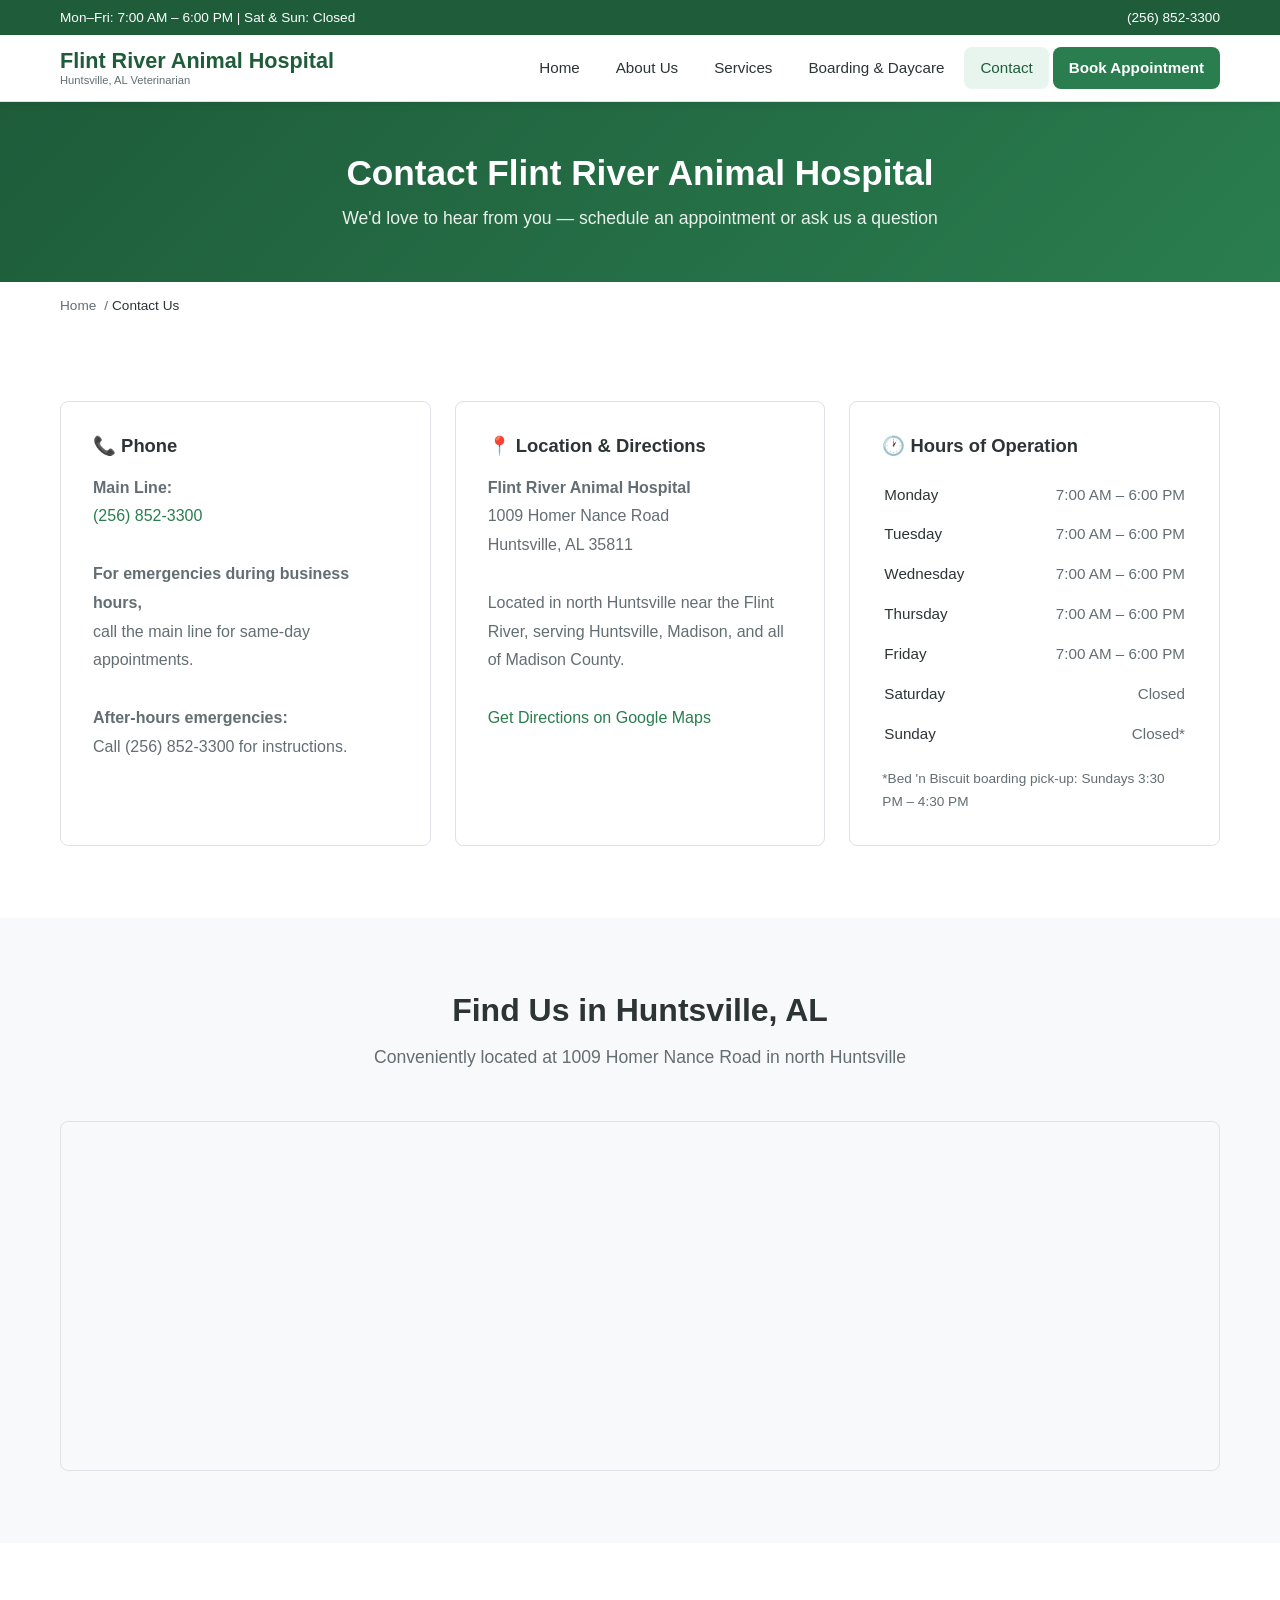
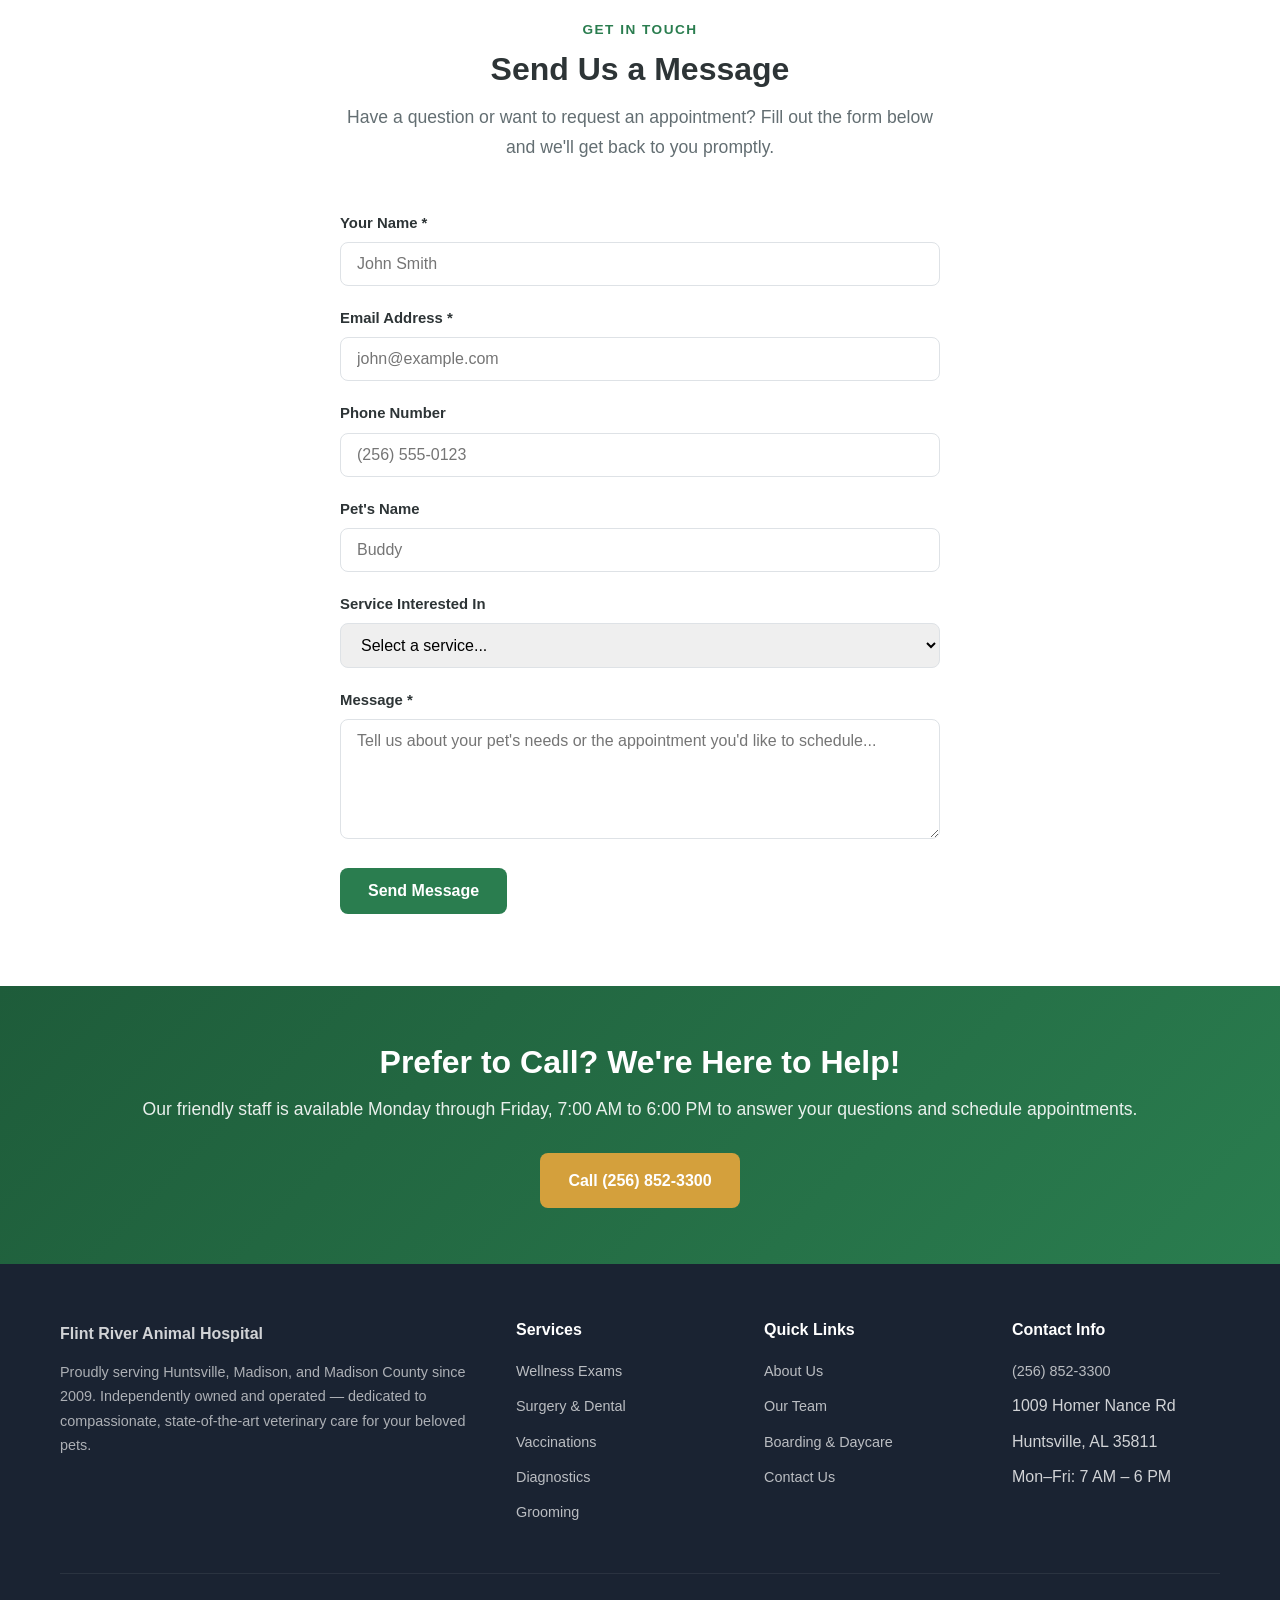
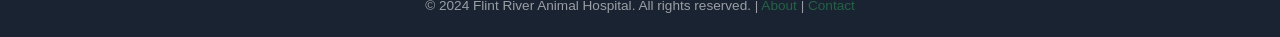
<file: contact.html>
<!DOCTYPE html>
<html lang="en">
<head>
  <meta charset="UTF-8">
  <meta name="viewport" content="width=device-width, initial-scale=1.0">
  <title>Contact Us &amp; Directions | Flint River Animal Hospital, Huntsville AL</title>
  <meta name="description" content="Contact Flint River Animal Hospital at (256) 852-3300. Located at 1009 Homer Nance Rd, Huntsville, AL 35811. Open Mon–Fri 7 AM – 6 PM. Book appointments, boarding, grooming &amp; more.">
  <meta name="keywords" content="Flint River Animal Hospital contact, veterinarian phone number Huntsville AL, animal hospital near me, 1009 Homer Nance Rd, book vet appointment Huntsville">
  <link rel="canonical" href="https://flintriveranimalhospital.com/contact/">
  <meta name="robots" content="index, follow">

  <meta property="og:title" content="Contact Us | Flint River Animal Hospital, Huntsville AL">
  <meta property="og:description" content="Call (256) 852-3300 or visit us at 1009 Homer Nance Rd, Huntsville, AL 35811. Mon–Fri 7 AM – 6 PM.">
  <meta property="og:type" content="website">
  <meta property="og:url" content="https://flintriveranimalhospital.com/contact/">

  <link rel="stylesheet" href="css/styles.css">

  <script type="application/ld+json">
  {
    "@context": "https://schema.org",
    "@type": "BreadcrumbList",
    "itemListElement": [
      {"@type": "ListItem", "position": 1, "name": "Home", "item": "https://flintriveranimalhospital.com/"},
      {"@type": "ListItem", "position": 2, "name": "Contact", "item": "https://flintriveranimalhospital.com/contact/"}
    ]
  }
  </script>

  <script type="application/ld+json">
  {
    "@context": "https://schema.org",
    "@type": "VeterinaryCare",
    "name": "Flint River Animal Hospital",
    "telephone": "+1-256-852-3300",
    "url": "https://flintriveranimalhospital.com/",
    "address": {
      "@type": "PostalAddress",
      "streetAddress": "1009 Homer Nance Rd",
      "addressLocality": "Huntsville",
      "addressRegion": "AL",
      "postalCode": "35811",
      "addressCountry": "US"
    },
    "geo": {
      "@type": "GeoCoordinates",
      "latitude": 34.7868,
      "longitude": -86.5605
    },
    "openingHoursSpecification": [
      {
        "@type": "OpeningHoursSpecification",
        "dayOfWeek": ["Monday","Tuesday","Wednesday","Thursday","Friday"],
        "opens": "07:00",
        "closes": "18:00"
      }
    ]
  }
  </script>
</head>
<body>
  <a class="skip-link" href="#main-content">Skip to main content</a>

  <!-- Header -->
  <header class="site-header" role="banner">
    <div class="header-top">
      <div class="container">
        <span>Mon–Fri: 7:00 AM – 6:00 PM | Sat &amp; Sun: Closed</span>
        <a href="tel:+12568523300" aria-label="Call us at (256) 852-3300">(256) 852-3300</a>
      </div>
    </div>
    <div class="header-main">
      <div class="container">
        <a href="index.html" class="site-logo" aria-label="Flint River Animal Hospital - Home">
          <span>Flint River Animal Hospital<small>Huntsville, AL Veterinarian</small></span>
        </a>
        <button class="nav-toggle" aria-label="Toggle navigation menu" aria-expanded="false">&#9776;</button>
        <nav class="main-nav" role="navigation" aria-label="Main navigation">
          <ul>
            <li><a href="index.html">Home</a></li>
            <li><a href="about.html">About Us</a></li>
            <li><a href="services.html">Services</a></li>
            <li><a href="boarding.html">Boarding &amp; Daycare</a></li>
            <li><a href="contact.html" aria-current="page">Contact</a></li>
            <li><a href="contact.html" class="nav-cta">Book Appointment</a></li>
          </ul>
        </nav>
      </div>
    </div>
  </header>

  <main id="main-content">
    <!-- Page Hero -->
    <section class="page-hero">
      <div class="container">
        <h1>Contact Flint River Animal Hospital</h1>
        <p>We'd love to hear from you — schedule an appointment or ask us a question</p>
      </div>
    </section>

    <!-- Breadcrumbs -->
    <nav class="breadcrumbs" aria-label="Breadcrumb">
      <div class="container">
        <ol>
          <li><a href="index.html">Home</a></li>
          <li>Contact Us</li>
        </ol>
      </div>
    </nav>

    <!-- Contact Info Cards -->
    <section class="section">
      <div class="container">
        <div class="info-grid">
          <div class="info-card">
            <h3>&#128222; Phone</h3>
            <address>
              <strong>Main Line:</strong><br>
              <a href="tel:+12568523300">(256) 852-3300</a><br><br>
              <strong>For emergencies during business hours,</strong><br>
              call the main line for same-day appointments.<br><br>
              <strong>After-hours emergencies:</strong><br>
              Call (256) 852-3300 for instructions.
            </address>
          </div>
          <div class="info-card">
            <h3>&#128205; Location &amp; Directions</h3>
            <address>
              <strong>Flint River Animal Hospital</strong><br>
              1009 Homer Nance Road<br>
              Huntsville, AL 35811<br><br>
              Located in north Huntsville near the Flint River, serving Huntsville, Madison, and all of Madison County.<br><br>
              <a href="https://www.google.com/maps/search/?api=1&query=1009+Homer+Nance+Rd+Huntsville+AL+35811" target="_blank" rel="noopener noreferrer">Get Directions on Google Maps</a>
            </address>
          </div>
          <div class="info-card">
            <h3>&#128336; Hours of Operation</h3>
            <table>
              <tr><td>Monday</td><td>7:00 AM – 6:00 PM</td></tr>
              <tr><td>Tuesday</td><td>7:00 AM – 6:00 PM</td></tr>
              <tr><td>Wednesday</td><td>7:00 AM – 6:00 PM</td></tr>
              <tr><td>Thursday</td><td>7:00 AM – 6:00 PM</td></tr>
              <tr><td>Friday</td><td>7:00 AM – 6:00 PM</td></tr>
              <tr><td>Saturday</td><td>Closed</td></tr>
              <tr><td>Sunday</td><td>Closed*</td></tr>
            </table>
            <p style="font-size:0.85rem; color:var(--text-light); margin-top:12px;">*Bed 'n Biscuit boarding pick-up: Sundays 3:30 PM – 4:30 PM</p>
          </div>
        </div>
      </div>
    </section>

    <!-- Map -->
    <section class="section section-alt">
      <div class="container">
        <div class="section-header">
          <h2>Find Us in Huntsville, AL</h2>
          <p>Conveniently located at 1009 Homer Nance Road in north Huntsville</p>
        </div>
        <div class="map-container">
          <iframe
            src="https://www.google.com/maps/embed?pb=!1m18!1m12!1m3!1d3252.5!2d-86.5605!3d34.7868!2m3!1f0!2f0!3f0!3m2!1i1024!2i768!4f13.1!3m3!1m2!1s0x0%3A0x0!2s1009+Homer+Nance+Rd%2C+Huntsville%2C+AL+35811!5e0!3m2!1sen!2sus!4v1700000000000!5m2!1sen!2sus"
            width="100%"
            height="350"
            style="border:0;"
            allowfullscreen=""
            loading="lazy"
            referrerpolicy="no-referrer-when-downgrade"
            title="Map showing Flint River Animal Hospital location at 1009 Homer Nance Rd, Huntsville, AL 35811">
          </iframe>
        </div>
      </div>
    </section>

    <!-- Contact Form -->
    <section class="section" id="appointment">
      <div class="container">
        <div class="section-header">
          <span class="section-label">Get in Touch</span>
          <h2>Send Us a Message</h2>
          <p>Have a question or want to request an appointment? Fill out the form below and we'll get back to you promptly.</p>
        </div>
        <form class="contact-form" action="#" method="POST" style="margin:0 auto;" novalidate>
          <div class="form-group">
            <label for="name">Your Name *</label>
            <input type="text" id="name" name="name" required autocomplete="name" placeholder="John Smith">
          </div>
          <div class="form-group">
            <label for="email">Email Address *</label>
            <input type="email" id="email" name="email" required autocomplete="email" placeholder="john@example.com">
          </div>
          <div class="form-group">
            <label for="phone">Phone Number</label>
            <input type="tel" id="phone" name="phone" autocomplete="tel" placeholder="(256) 555-0123">
          </div>
          <div class="form-group">
            <label for="pet-name">Pet's Name</label>
            <input type="text" id="pet-name" name="pet-name" placeholder="Buddy">
          </div>
          <div class="form-group">
            <label for="service">Service Interested In</label>
            <select id="service" name="service">
              <option value="">Select a service...</option>
              <option value="wellness-exam">Wellness Exam</option>
              <option value="vaccinations">Vaccinations</option>
              <option value="surgery">Surgery Consultation</option>
              <option value="dental">Dental Care</option>
              <option value="emergency">Emergency/Urgent Care</option>
              <option value="boarding">Pet Boarding</option>
              <option value="daycare">Doggie Daycare</option>
              <option value="grooming">Pet Grooming</option>
              <option value="other">Other</option>
            </select>
          </div>
          <div class="form-group">
            <label for="message">Message *</label>
            <textarea id="message" name="message" required placeholder="Tell us about your pet's needs or the appointment you'd like to schedule..."></textarea>
          </div>
          <button type="submit" class="btn btn-green">Send Message</button>
        </form>
      </div>
    </section>

    <!-- CTA -->
    <section class="cta-banner">
      <div class="container">
        <h2>Prefer to Call? We're Here to Help!</h2>
        <p>Our friendly staff is available Monday through Friday, 7:00 AM to 6:00 PM to answer your questions and schedule appointments.</p>
        <a href="tel:+12568523300" class="btn btn-primary">Call (256) 852-3300</a>
      </div>
    </section>
  </main>

  <!-- Footer -->
  <footer class="site-footer" role="contentinfo">
    <div class="container">
      <div class="footer-grid">
        <div class="footer-brand">
          <strong>Flint River Animal Hospital</strong>
          <p>Proudly serving Huntsville, Madison, and Madison County since 2009. Independently owned and operated — dedicated to compassionate, state-of-the-art veterinary care for your beloved pets.</p>
        </div>
        <div>
          <h4>Services</h4>
          <ul class="footer-links">
            <li><a href="services.html#wellness">Wellness Exams</a></li>
            <li><a href="services.html#surgery">Surgery &amp; Dental</a></li>
            <li><a href="services.html#vaccinations">Vaccinations</a></li>
            <li><a href="services.html#diagnostics">Diagnostics</a></li>
            <li><a href="services.html#grooming">Grooming</a></li>
          </ul>
        </div>
        <div>
          <h4>Quick Links</h4>
          <ul class="footer-links">
            <li><a href="about.html">About Us</a></li>
            <li><a href="about.html#team">Our Team</a></li>
            <li><a href="boarding.html">Boarding &amp; Daycare</a></li>
            <li><a href="contact.html">Contact Us</a></li>
          </ul>
        </div>
        <div>
          <h4>Contact Info</h4>
          <ul class="footer-links">
            <li><a href="tel:+12568523300">(256) 852-3300</a></li>
            <li>1009 Homer Nance Rd</li>
            <li>Huntsville, AL 35811</li>
            <li>Mon–Fri: 7 AM – 6 PM</li>
          </ul>
        </div>
      </div>
      <div class="footer-bottom">
        <p>&copy; 2024 Flint River Animal Hospital. All rights reserved. | <a href="about.html">About</a> | <a href="contact.html">Contact</a></p>
      </div>
    </div>
  </footer>

  <script>
  document.querySelector('.nav-toggle').addEventListener('click', function() {
    const nav = document.querySelector('.main-nav');
    const expanded = this.getAttribute('aria-expanded') === 'true';
    this.setAttribute('aria-expanded', !expanded);
    nav.classList.toggle('active');
  });
  </script>
</body>
</html>
</file>
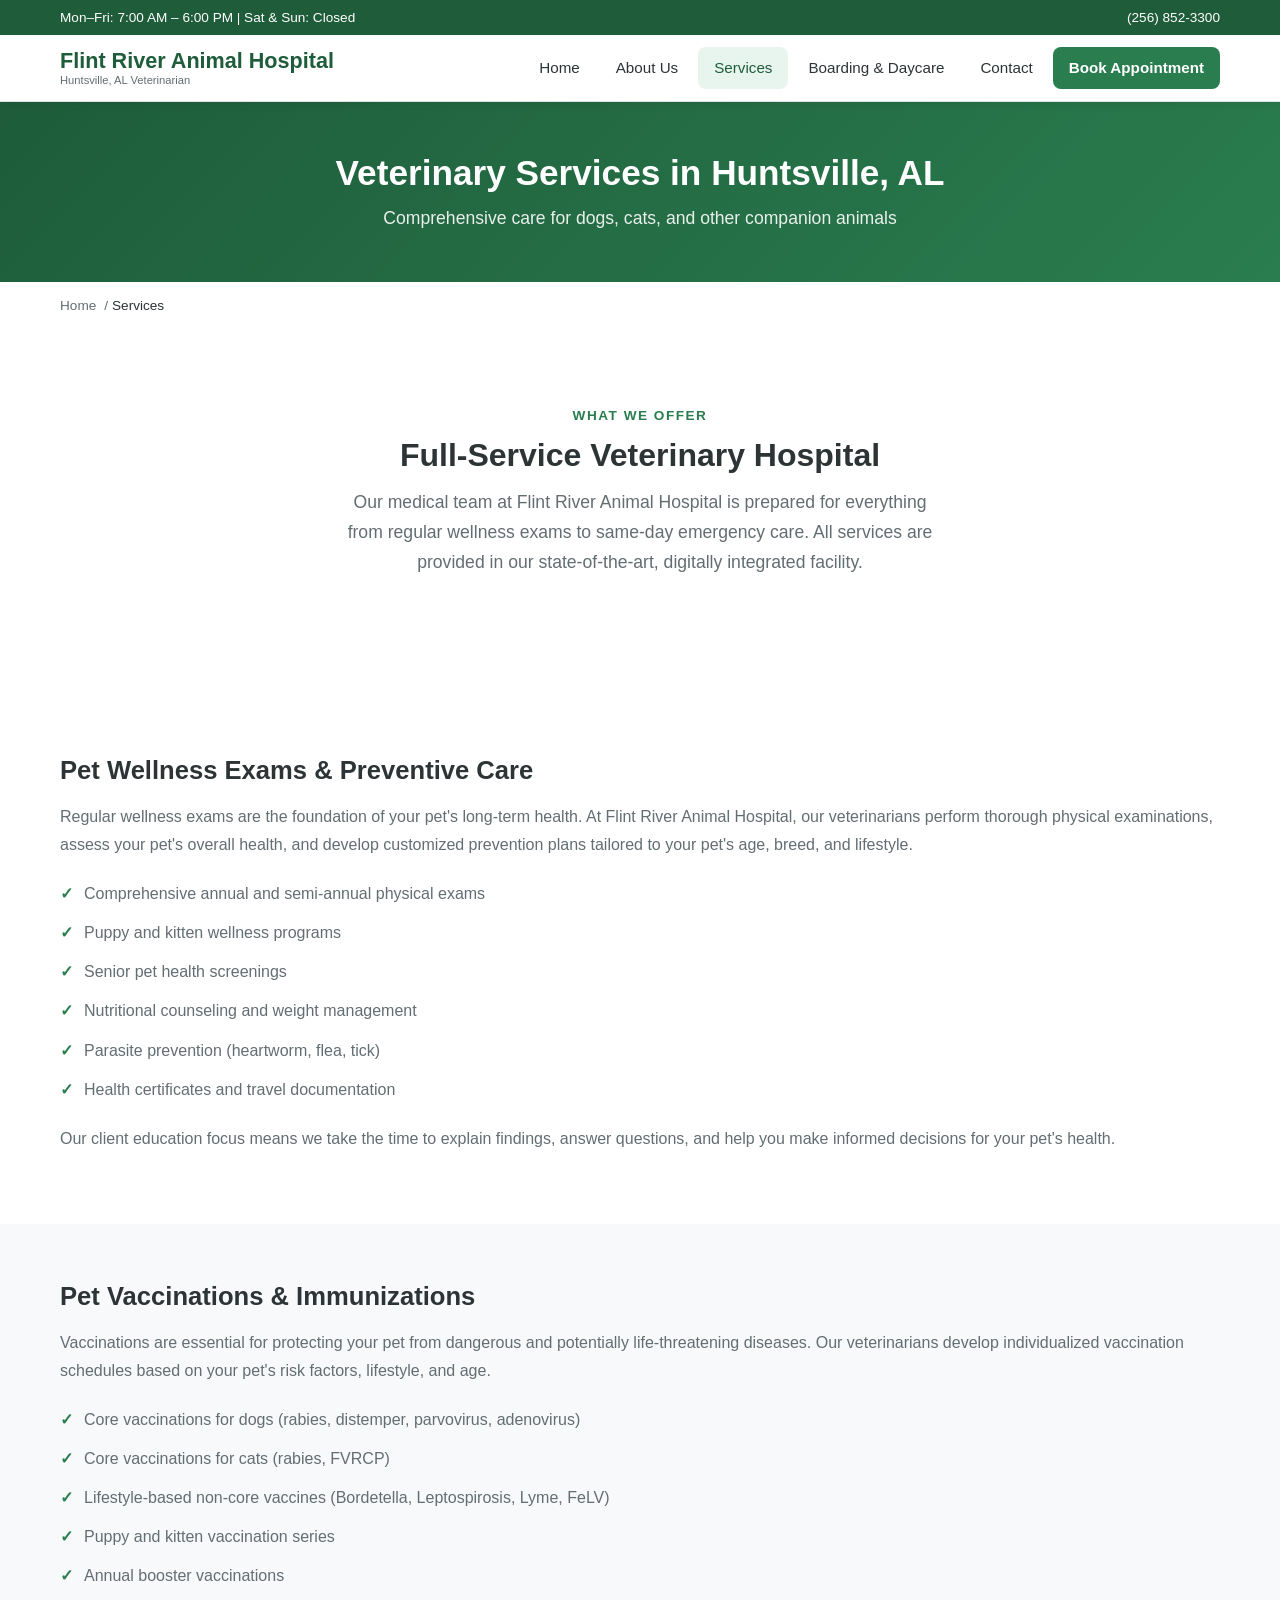
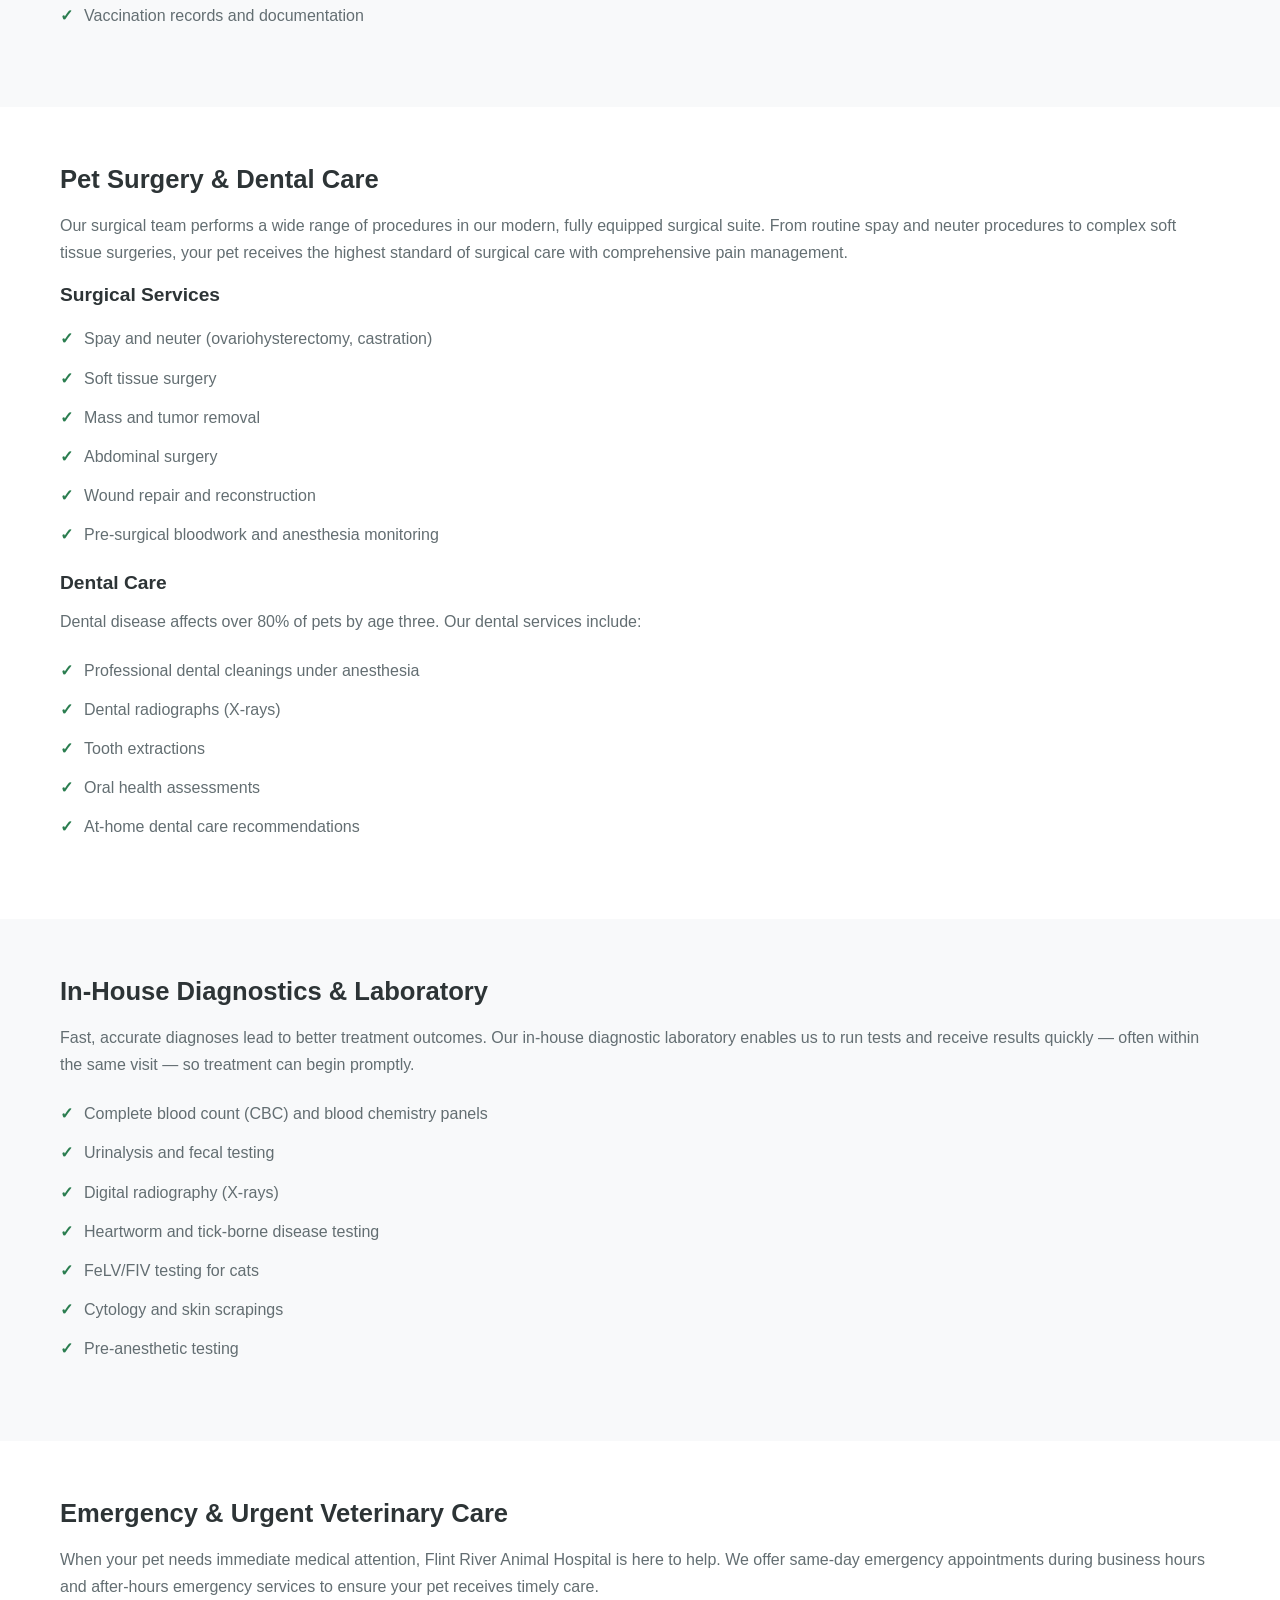
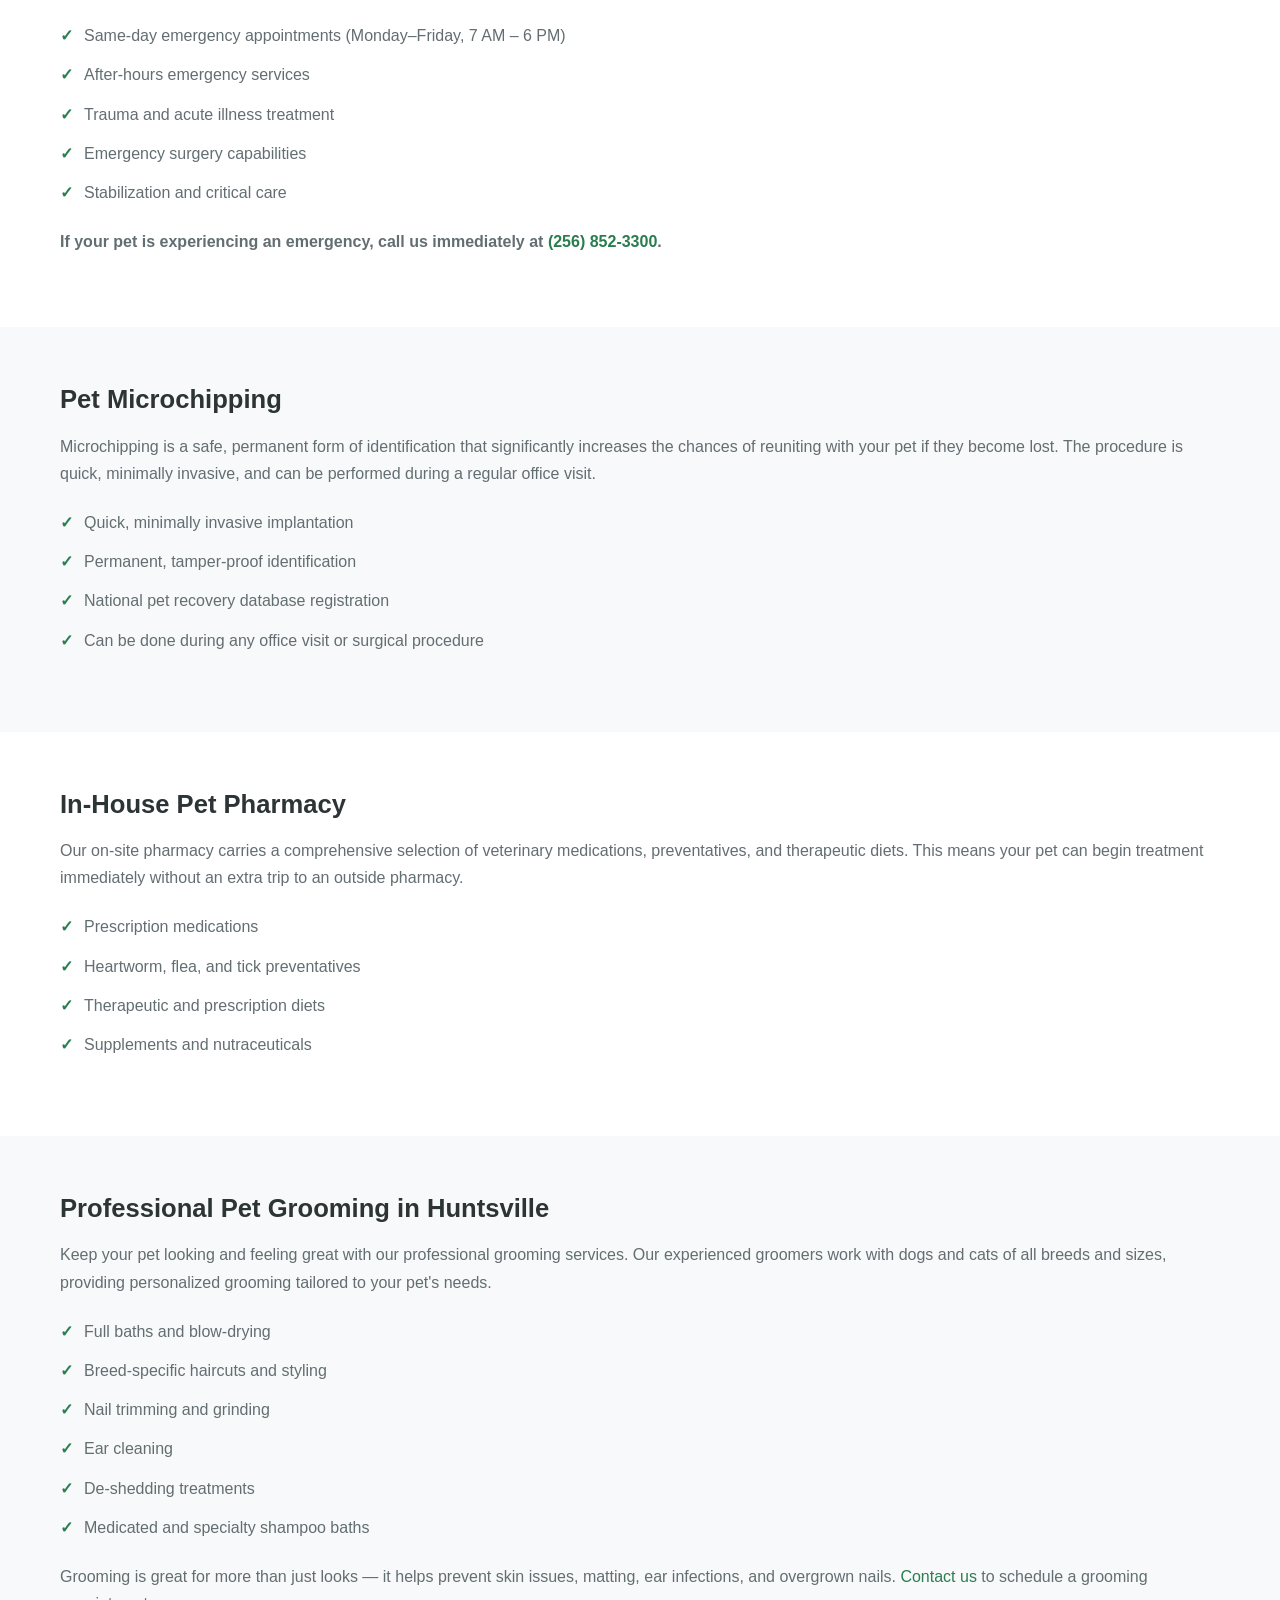
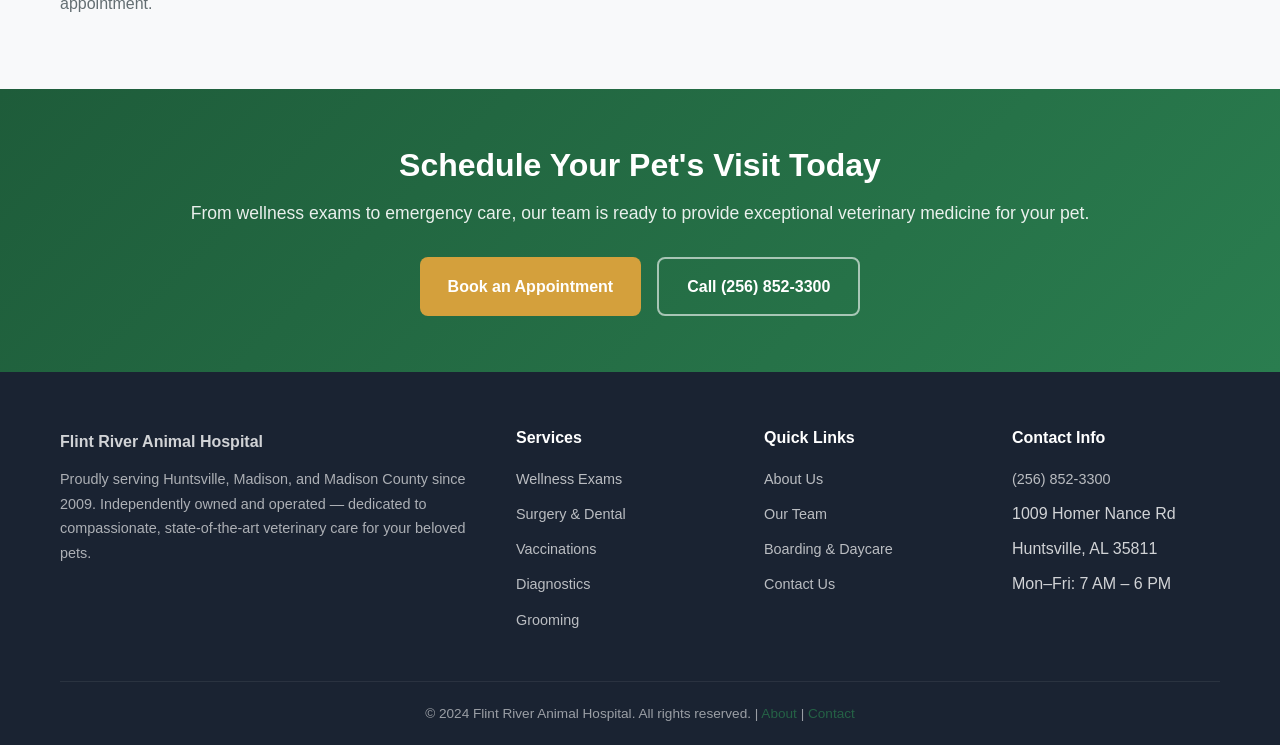
<file: services.html>
<!DOCTYPE html>
<html lang="en">
<head>
  <meta charset="UTF-8">
  <meta name="viewport" content="width=device-width, initial-scale=1.0">
  <title>Veterinary Services in Huntsville, AL | Flint River Animal Hospital</title>
  <meta name="description" content="Full-service veterinary care in Huntsville, AL: wellness exams, vaccinations, surgery, dental care, emergency services, microchipping, diagnostics, grooming &amp; pharmacy. Call (256) 852-3300.">
  <meta name="keywords" content="veterinary services Huntsville AL, pet surgery Huntsville, dog vaccinations Huntsville, pet dental care, emergency vet Huntsville, pet grooming Huntsville AL, pet microchipping, in-house diagnostics">
  <link rel="canonical" href="https://flintriveranimalhospital.com/services/">
  <meta name="robots" content="index, follow">

  <meta property="og:title" content="Veterinary Services | Flint River Animal Hospital, Huntsville AL">
  <meta property="og:description" content="Comprehensive veterinary services including wellness exams, surgery, vaccinations, dental care, emergency care, grooming, and in-house diagnostics.">
  <meta property="og:type" content="website">
  <meta property="og:url" content="https://flintriveranimalhospital.com/services/">

  <link rel="stylesheet" href="css/styles.css">

  <script type="application/ld+json">
  {
    "@context": "https://schema.org",
    "@type": "BreadcrumbList",
    "itemListElement": [
      {"@type": "ListItem", "position": 1, "name": "Home", "item": "https://flintriveranimalhospital.com/"},
      {"@type": "ListItem", "position": 2, "name": "Services", "item": "https://flintriveranimalhospital.com/services/"}
    ]
  }
  </script>

  <script type="application/ld+json">
  {
    "@context": "https://schema.org",
    "@type": "MedicalBusiness",
    "name": "Flint River Animal Hospital",
    "url": "https://flintriveranimalhospital.com/",
    "telephone": "+1-256-852-3300",
    "address": {
      "@type": "PostalAddress",
      "streetAddress": "1009 Homer Nance Rd",
      "addressLocality": "Huntsville",
      "addressRegion": "AL",
      "postalCode": "35811",
      "addressCountry": "US"
    },
    "medicalSpecialty": "Veterinary Medicine"
  }
  </script>
</head>
<body>
  <a class="skip-link" href="#main-content">Skip to main content</a>

  <!-- Header -->
  <header class="site-header" role="banner">
    <div class="header-top">
      <div class="container">
        <span>Mon–Fri: 7:00 AM – 6:00 PM | Sat &amp; Sun: Closed</span>
        <a href="tel:+12568523300" aria-label="Call us at (256) 852-3300">(256) 852-3300</a>
      </div>
    </div>
    <div class="header-main">
      <div class="container">
        <a href="index.html" class="site-logo" aria-label="Flint River Animal Hospital - Home">
          <span>Flint River Animal Hospital<small>Huntsville, AL Veterinarian</small></span>
        </a>
        <button class="nav-toggle" aria-label="Toggle navigation menu" aria-expanded="false">&#9776;</button>
        <nav class="main-nav" role="navigation" aria-label="Main navigation">
          <ul>
            <li><a href="index.html">Home</a></li>
            <li><a href="about.html">About Us</a></li>
            <li><a href="services.html" aria-current="page">Services</a></li>
            <li><a href="boarding.html">Boarding &amp; Daycare</a></li>
            <li><a href="contact.html">Contact</a></li>
            <li><a href="contact.html" class="nav-cta">Book Appointment</a></li>
          </ul>
        </nav>
      </div>
    </div>
  </header>

  <main id="main-content">
    <!-- Page Hero -->
    <section class="page-hero">
      <div class="container">
        <h1>Veterinary Services in Huntsville, AL</h1>
        <p>Comprehensive care for dogs, cats, and other companion animals</p>
      </div>
    </section>

    <!-- Breadcrumbs -->
    <nav class="breadcrumbs" aria-label="Breadcrumb">
      <div class="container">
        <ol>
          <li><a href="index.html">Home</a></li>
          <li>Services</li>
        </ol>
      </div>
    </nav>

    <!-- Services Intro -->
    <section class="section">
      <div class="container">
        <div class="section-header">
          <span class="section-label">What We Offer</span>
          <h2>Full-Service Veterinary Hospital</h2>
          <p>Our medical team at Flint River Animal Hospital is prepared for everything from regular wellness exams to same-day emergency care. All services are provided in our state-of-the-art, digitally integrated facility.</p>
        </div>
      </div>
    </section>

    <!-- Wellness Exams -->
    <section class="content-section" id="wellness">
      <div class="container">
        <h2>Pet Wellness Exams &amp; Preventive Care</h2>
        <p>Regular wellness exams are the foundation of your pet's long-term health. At Flint River Animal Hospital, our veterinarians perform thorough physical examinations, assess your pet's overall health, and develop customized prevention plans tailored to your pet's age, breed, and lifestyle.</p>
        <ul>
          <li>Comprehensive annual and semi-annual physical exams</li>
          <li>Puppy and kitten wellness programs</li>
          <li>Senior pet health screenings</li>
          <li>Nutritional counseling and weight management</li>
          <li>Parasite prevention (heartworm, flea, tick)</li>
          <li>Health certificates and travel documentation</li>
        </ul>
        <p>Our client education focus means we take the time to explain findings, answer questions, and help you make informed decisions for your pet's health.</p>
      </div>
    </section>

    <!-- Vaccinations -->
    <section class="content-section section-alt" id="vaccinations">
      <div class="container">
        <h2>Pet Vaccinations &amp; Immunizations</h2>
        <p>Vaccinations are essential for protecting your pet from dangerous and potentially life-threatening diseases. Our veterinarians develop individualized vaccination schedules based on your pet's risk factors, lifestyle, and age.</p>
        <ul>
          <li>Core vaccinations for dogs (rabies, distemper, parvovirus, adenovirus)</li>
          <li>Core vaccinations for cats (rabies, FVRCP)</li>
          <li>Lifestyle-based non-core vaccines (Bordetella, Leptospirosis, Lyme, FeLV)</li>
          <li>Puppy and kitten vaccination series</li>
          <li>Annual booster vaccinations</li>
          <li>Vaccination records and documentation</li>
        </ul>
      </div>
    </section>

    <!-- Surgery -->
    <section class="content-section" id="surgery">
      <div class="container">
        <h2>Pet Surgery &amp; Dental Care</h2>
        <p>Our surgical team performs a wide range of procedures in our modern, fully equipped surgical suite. From routine spay and neuter procedures to complex soft tissue surgeries, your pet receives the highest standard of surgical care with comprehensive pain management.</p>
        <h3>Surgical Services</h3>
        <ul>
          <li>Spay and neuter (ovariohysterectomy, castration)</li>
          <li>Soft tissue surgery</li>
          <li>Mass and tumor removal</li>
          <li>Abdominal surgery</li>
          <li>Wound repair and reconstruction</li>
          <li>Pre-surgical bloodwork and anesthesia monitoring</li>
        </ul>
        <h3>Dental Care</h3>
        <p>Dental disease affects over 80% of pets by age three. Our dental services include:</p>
        <ul>
          <li>Professional dental cleanings under anesthesia</li>
          <li>Dental radiographs (X-rays)</li>
          <li>Tooth extractions</li>
          <li>Oral health assessments</li>
          <li>At-home dental care recommendations</li>
        </ul>
      </div>
    </section>

    <!-- Diagnostics -->
    <section class="content-section section-alt" id="diagnostics">
      <div class="container">
        <h2>In-House Diagnostics &amp; Laboratory</h2>
        <p>Fast, accurate diagnoses lead to better treatment outcomes. Our in-house diagnostic laboratory enables us to run tests and receive results quickly — often within the same visit — so treatment can begin promptly.</p>
        <ul>
          <li>Complete blood count (CBC) and blood chemistry panels</li>
          <li>Urinalysis and fecal testing</li>
          <li>Digital radiography (X-rays)</li>
          <li>Heartworm and tick-borne disease testing</li>
          <li>FeLV/FIV testing for cats</li>
          <li>Cytology and skin scrapings</li>
          <li>Pre-anesthetic testing</li>
        </ul>
      </div>
    </section>

    <!-- Emergency -->
    <section class="content-section" id="emergency">
      <div class="container">
        <h2>Emergency &amp; Urgent Veterinary Care</h2>
        <p>When your pet needs immediate medical attention, Flint River Animal Hospital is here to help. We offer same-day emergency appointments during business hours and after-hours emergency services to ensure your pet receives timely care.</p>
        <ul>
          <li>Same-day emergency appointments (Monday–Friday, 7 AM – 6 PM)</li>
          <li>After-hours emergency services</li>
          <li>Trauma and acute illness treatment</li>
          <li>Emergency surgery capabilities</li>
          <li>Stabilization and critical care</li>
        </ul>
        <p><strong>If your pet is experiencing an emergency, call us immediately at <a href="tel:+12568523300">(256) 852-3300</a>.</strong></p>
      </div>
    </section>

    <!-- Microchipping -->
    <section class="content-section section-alt" id="microchipping">
      <div class="container">
        <h2>Pet Microchipping</h2>
        <p>Microchipping is a safe, permanent form of identification that significantly increases the chances of reuniting with your pet if they become lost. The procedure is quick, minimally invasive, and can be performed during a regular office visit.</p>
        <ul>
          <li>Quick, minimally invasive implantation</li>
          <li>Permanent, tamper-proof identification</li>
          <li>National pet recovery database registration</li>
          <li>Can be done during any office visit or surgical procedure</li>
        </ul>
      </div>
    </section>

    <!-- Pharmacy -->
    <section class="content-section" id="pharmacy">
      <div class="container">
        <h2>In-House Pet Pharmacy</h2>
        <p>Our on-site pharmacy carries a comprehensive selection of veterinary medications, preventatives, and therapeutic diets. This means your pet can begin treatment immediately without an extra trip to an outside pharmacy.</p>
        <ul>
          <li>Prescription medications</li>
          <li>Heartworm, flea, and tick preventatives</li>
          <li>Therapeutic and prescription diets</li>
          <li>Supplements and nutraceuticals</li>
        </ul>
      </div>
    </section>

    <!-- Grooming -->
    <section class="content-section section-alt" id="grooming">
      <div class="container">
        <h2>Professional Pet Grooming in Huntsville</h2>
        <p>Keep your pet looking and feeling great with our professional grooming services. Our experienced groomers work with dogs and cats of all breeds and sizes, providing personalized grooming tailored to your pet's needs.</p>
        <ul>
          <li>Full baths and blow-drying</li>
          <li>Breed-specific haircuts and styling</li>
          <li>Nail trimming and grinding</li>
          <li>Ear cleaning</li>
          <li>De-shedding treatments</li>
          <li>Medicated and specialty shampoo baths</li>
        </ul>
        <p>Grooming is great for more than just looks — it helps prevent skin issues, matting, ear infections, and overgrown nails. <a href="contact.html">Contact us</a> to schedule a grooming appointment.</p>
      </div>
    </section>

    <!-- CTA -->
    <section class="cta-banner">
      <div class="container">
        <h2>Schedule Your Pet's Visit Today</h2>
        <p>From wellness exams to emergency care, our team is ready to provide exceptional veterinary medicine for your pet.</p>
        <div class="hero-actions">
          <a href="contact.html" class="btn btn-primary">Book an Appointment</a>
          <a href="tel:+12568523300" class="btn btn-outline">Call (256) 852-3300</a>
        </div>
      </div>
    </section>
  </main>

  <!-- Footer -->
  <footer class="site-footer" role="contentinfo">
    <div class="container">
      <div class="footer-grid">
        <div class="footer-brand">
          <strong>Flint River Animal Hospital</strong>
          <p>Proudly serving Huntsville, Madison, and Madison County since 2009. Independently owned and operated — dedicated to compassionate, state-of-the-art veterinary care for your beloved pets.</p>
        </div>
        <div>
          <h4>Services</h4>
          <ul class="footer-links">
            <li><a href="services.html#wellness">Wellness Exams</a></li>
            <li><a href="services.html#surgery">Surgery &amp; Dental</a></li>
            <li><a href="services.html#vaccinations">Vaccinations</a></li>
            <li><a href="services.html#diagnostics">Diagnostics</a></li>
            <li><a href="services.html#grooming">Grooming</a></li>
          </ul>
        </div>
        <div>
          <h4>Quick Links</h4>
          <ul class="footer-links">
            <li><a href="about.html">About Us</a></li>
            <li><a href="about.html#team">Our Team</a></li>
            <li><a href="boarding.html">Boarding &amp; Daycare</a></li>
            <li><a href="contact.html">Contact Us</a></li>
          </ul>
        </div>
        <div>
          <h4>Contact Info</h4>
          <ul class="footer-links">
            <li><a href="tel:+12568523300">(256) 852-3300</a></li>
            <li>1009 Homer Nance Rd</li>
            <li>Huntsville, AL 35811</li>
            <li>Mon–Fri: 7 AM – 6 PM</li>
          </ul>
        </div>
      </div>
      <div class="footer-bottom">
        <p>&copy; 2024 Flint River Animal Hospital. All rights reserved. | <a href="about.html">About</a> | <a href="contact.html">Contact</a></p>
      </div>
    </div>
  </footer>

  <script>
  document.querySelector('.nav-toggle').addEventListener('click', function() {
    const nav = document.querySelector('.main-nav');
    const expanded = this.getAttribute('aria-expanded') === 'true';
    this.setAttribute('aria-expanded', !expanded);
    nav.classList.toggle('active');
  });
  </script>
</body>
</html>
</file>
<file: css/styles.css>
/* ==========================================================================
   Flint River Animal Hospital - SEO-Optimized Styles
   Performance: No external fonts loaded initially, system font stack used
   ========================================================================== */

:root {
  --primary: #2a7d4f;
  --primary-dark: #1e5c3a;
  --primary-light: #e8f5ee;
  --accent: #d4a03c;
  --accent-dark: #b8862e;
  --text: #2d3436;
  --text-light: #636e72;
  --bg: #ffffff;
  --bg-alt: #f8f9fa;
  --bg-dark: #1a2332;
  --border: #dee2e6;
  --shadow: 0 2px 8px rgba(0,0,0,0.08);
  --shadow-lg: 0 8px 24px rgba(0,0,0,0.12);
  --radius: 8px;
  --max-width: 1200px;
  --transition: 0.25s ease;
}

*, *::before, *::after { box-sizing: border-box; margin: 0; padding: 0; }

html {
  scroll-behavior: smooth;
  -webkit-text-size-adjust: 100%;
}

body {
  font-family: -apple-system, BlinkMacSystemFont, 'Segoe UI', Roboto, Oxygen, Ubuntu, Cantarell, sans-serif;
  color: var(--text);
  background: var(--bg);
  line-height: 1.7;
  font-size: 16px;
  -webkit-font-smoothing: antialiased;
}

img { max-width: 100%; height: auto; display: block; }
a { color: var(--primary); text-decoration: none; transition: color var(--transition); }
a:hover { color: var(--primary-dark); }
ul, ol { list-style: none; }
h1, h2, h3, h4, h5, h6 { line-height: 1.3; color: var(--text); font-weight: 700; }

.container { max-width: var(--max-width); margin: 0 auto; padding: 0 20px; }
.sr-only { position: absolute; width: 1px; height: 1px; padding: 0; margin: -1px; overflow: hidden; clip: rect(0,0,0,0); border: 0; }

/* ==========================================================================
   Skip Link (Accessibility)
   ========================================================================== */
.skip-link {
  position: absolute;
  top: -100%;
  left: 0;
  background: var(--primary);
  color: #fff;
  padding: 8px 16px;
  z-index: 10000;
  font-weight: 600;
}
.skip-link:focus { top: 0; }

/* ==========================================================================
   Header & Navigation
   ========================================================================== */
.site-header {
  background: var(--bg);
  border-bottom: 1px solid var(--border);
  position: sticky;
  top: 0;
  z-index: 1000;
  box-shadow: var(--shadow);
}

.header-top {
  background: var(--primary-dark);
  color: #fff;
  padding: 6px 0;
  font-size: 0.85rem;
}

.header-top .container {
  display: flex;
  justify-content: space-between;
  align-items: center;
  flex-wrap: wrap;
  gap: 8px;
}

.header-top a { color: #fff; font-weight: 500; }
.header-top a:hover { color: var(--accent); }

.header-main .container {
  display: flex;
  align-items: center;
  justify-content: space-between;
  padding-top: 12px;
  padding-bottom: 12px;
}

.site-logo {
  display: flex;
  align-items: center;
  gap: 12px;
  font-size: 1.35rem;
  font-weight: 800;
  color: var(--primary-dark);
}

.site-logo span { display: block; line-height: 1.2; }
.site-logo small { font-size: 0.7rem; font-weight: 400; color: var(--text-light); display: block; }

.nav-toggle {
  display: none;
  background: none;
  border: none;
  font-size: 1.7rem;
  cursor: pointer;
  color: var(--text);
  padding: 4px;
  line-height: 1;
}

.main-nav ul {
  display: flex;
  gap: 4px;
  align-items: center;
}

.main-nav a {
  display: block;
  padding: 8px 16px;
  color: var(--text);
  font-weight: 500;
  border-radius: var(--radius);
  transition: background var(--transition), color var(--transition);
  font-size: 0.95rem;
}

.main-nav a:hover,
.main-nav a[aria-current="page"] {
  background: var(--primary-light);
  color: var(--primary-dark);
}

.nav-cta {
  background: var(--primary) !important;
  color: #fff !important;
  font-weight: 600 !important;
}
.nav-cta:hover { background: var(--primary-dark) !important; }

/* ==========================================================================
   Hero Section
   ========================================================================== */
.hero {
  background: linear-gradient(135deg, var(--primary-dark) 0%, var(--primary) 100%);
  color: #fff;
  padding: 80px 0;
  text-align: center;
  position: relative;
  overflow: hidden;
}

.hero::before {
  content: '';
  position: absolute;
  top: 0; left: 0; right: 0; bottom: 0;
  background: url("data:image/svg+xml,%3Csvg width='60' height='60' viewBox='0 0 60 60' xmlns='http://www.w3.org/2000/svg'%3E%3Cg fill='none' fill-rule='evenodd'%3E%3Cg fill='%23ffffff' fill-opacity='0.04'%3E%3Cpath d='M36 34v-4h-2v4h-4v2h4v4h2v-4h4v-2h-4zm0-30V0h-2v4h-4v2h4v4h2V6h4V4h-4zM6 34v-4H4v4H0v2h4v4h2v-4h4v-2H6zM6 4V0H4v4H0v2h4v4h2V6h4V4H6z'/%3E%3C/g%3E%3C/g%3E%3C/svg%3E");
}

.hero .container { position: relative; z-index: 1; }

.hero h1 {
  font-size: 2.8rem;
  color: #fff;
  margin-bottom: 16px;
  font-weight: 800;
}

.hero p {
  font-size: 1.2rem;
  opacity: 0.92;
  max-width: 640px;
  margin: 0 auto 32px;
  line-height: 1.6;
}

.hero-badges {
  display: flex;
  justify-content: center;
  gap: 24px;
  margin-bottom: 32px;
  flex-wrap: wrap;
}

.hero-badge {
  background: rgba(255,255,255,0.15);
  padding: 8px 18px;
  border-radius: 50px;
  font-size: 0.9rem;
  font-weight: 500;
  backdrop-filter: blur(4px);
}

/* ==========================================================================
   Buttons
   ========================================================================== */
.btn {
  display: inline-flex;
  align-items: center;
  gap: 8px;
  padding: 14px 28px;
  border-radius: var(--radius);
  font-weight: 600;
  font-size: 1rem;
  border: none;
  cursor: pointer;
  transition: all var(--transition);
  text-align: center;
}

.btn-primary {
  background: var(--accent);
  color: #fff;
}
.btn-primary:hover { background: var(--accent-dark); color: #fff; }

.btn-outline {
  background: transparent;
  color: #fff;
  border: 2px solid rgba(255,255,255,0.6);
}
.btn-outline:hover { background: rgba(255,255,255,0.15); color: #fff; }

.btn-green {
  background: var(--primary);
  color: #fff;
}
.btn-green:hover { background: var(--primary-dark); color: #fff; }

.hero-actions { display: flex; gap: 16px; justify-content: center; flex-wrap: wrap; }

/* ==========================================================================
   Sections
   ========================================================================== */
.section { padding: 72px 0; }
.section-alt { background: var(--bg-alt); }

.section-header {
  text-align: center;
  margin-bottom: 48px;
}

.section-header h2 {
  font-size: 2rem;
  margin-bottom: 12px;
}

.section-header p {
  color: var(--text-light);
  font-size: 1.1rem;
  max-width: 600px;
  margin: 0 auto;
}

.section-label {
  display: inline-block;
  color: var(--primary);
  font-weight: 600;
  font-size: 0.85rem;
  text-transform: uppercase;
  letter-spacing: 1.5px;
  margin-bottom: 8px;
}

/* ==========================================================================
   Service Cards
   ========================================================================== */
.card-grid {
  display: grid;
  grid-template-columns: repeat(auto-fill, minmax(280px, 1fr));
  gap: 24px;
}

.card {
  background: var(--bg);
  border-radius: var(--radius);
  padding: 32px 24px;
  border: 1px solid var(--border);
  transition: box-shadow var(--transition), transform var(--transition);
}

.card:hover {
  box-shadow: var(--shadow-lg);
  transform: translateY(-2px);
}

.card-icon {
  width: 56px;
  height: 56px;
  background: var(--primary-light);
  border-radius: var(--radius);
  display: flex;
  align-items: center;
  justify-content: center;
  font-size: 1.5rem;
  margin-bottom: 16px;
  color: var(--primary);
}

.card h3 {
  font-size: 1.15rem;
  margin-bottom: 8px;
}

.card p {
  color: var(--text-light);
  font-size: 0.95rem;
}

.card a { font-weight: 600; font-size: 0.9rem; }

/* ==========================================================================
   Features / Why Choose Us
   ========================================================================== */
.features-grid {
  display: grid;
  grid-template-columns: repeat(auto-fill, minmax(260px, 1fr));
  gap: 32px;
}

.feature {
  text-align: center;
  padding: 24px;
}

.feature-icon {
  font-size: 2.5rem;
  margin-bottom: 16px;
  display: block;
}

.feature h3 {
  font-size: 1.1rem;
  margin-bottom: 8px;
}

.feature p {
  color: var(--text-light);
  font-size: 0.93rem;
}

/* ==========================================================================
   Testimonials
   ========================================================================== */
.testimonials-grid {
  display: grid;
  grid-template-columns: repeat(auto-fill, minmax(320px, 1fr));
  gap: 24px;
}

.testimonial {
  background: var(--bg);
  border-radius: var(--radius);
  padding: 28px;
  border: 1px solid var(--border);
  position: relative;
}

.testimonial-stars {
  color: var(--accent);
  font-size: 1.1rem;
  margin-bottom: 12px;
}

.testimonial blockquote {
  font-style: italic;
  color: var(--text-light);
  margin-bottom: 16px;
  line-height: 1.6;
}

.testimonial cite {
  font-style: normal;
  font-weight: 600;
  font-size: 0.9rem;
}

/* ==========================================================================
   Team
   ========================================================================== */
.team-grid {
  display: grid;
  grid-template-columns: repeat(auto-fill, minmax(280px, 1fr));
  gap: 28px;
}

.team-card {
  background: var(--bg);
  border-radius: var(--radius);
  padding: 32px 24px;
  text-align: center;
  border: 1px solid var(--border);
  transition: box-shadow var(--transition);
}

.team-card:hover { box-shadow: var(--shadow-lg); }

.team-avatar {
  width: 96px;
  height: 96px;
  border-radius: 50%;
  background: var(--primary-light);
  display: flex;
  align-items: center;
  justify-content: center;
  font-size: 2rem;
  margin: 0 auto 16px;
  color: var(--primary);
}

.team-card h3 { font-size: 1.15rem; margin-bottom: 4px; }
.team-card .role { color: var(--primary); font-weight: 500; font-size: 0.9rem; margin-bottom: 12px; }
.team-card p { color: var(--text-light); font-size: 0.9rem; }

/* ==========================================================================
   CTA Banner
   ========================================================================== */
.cta-banner {
  background: linear-gradient(135deg, var(--primary-dark) 0%, var(--primary) 100%);
  color: #fff;
  padding: 56px 0;
  text-align: center;
}

.cta-banner h2 { color: #fff; font-size: 2rem; margin-bottom: 12px; }
.cta-banner p { opacity: 0.9; margin-bottom: 28px; font-size: 1.1rem; }

/* ==========================================================================
   Info Cards (Hours, Contact, etc.)
   ========================================================================== */
.info-grid {
  display: grid;
  grid-template-columns: repeat(auto-fill, minmax(300px, 1fr));
  gap: 24px;
}

.info-card {
  background: var(--bg);
  border-radius: var(--radius);
  padding: 32px;
  border: 1px solid var(--border);
}

.info-card h3 {
  font-size: 1.15rem;
  margin-bottom: 16px;
  display: flex;
  align-items: center;
  gap: 8px;
}

.info-card table { width: 100%; }
.info-card td { padding: 6px 0; font-size: 0.95rem; }
.info-card td:last-child { text-align: right; color: var(--text-light); }

.info-card address {
  font-style: normal;
  line-height: 1.8;
  color: var(--text-light);
}

.info-card address a { color: var(--primary); }

/* ==========================================================================
   About Page
   ========================================================================== */
.about-intro {
  display: grid;
  grid-template-columns: 1fr 1fr;
  gap: 48px;
  align-items: center;
}

.about-intro-text h2 { font-size: 1.8rem; margin-bottom: 16px; }
.about-intro-text p { color: var(--text-light); margin-bottom: 16px; }

.about-stats {
  display: grid;
  grid-template-columns: repeat(2, 1fr);
  gap: 24px;
  margin-top: 24px;
}

.stat {
  text-align: center;
  padding: 24px;
  background: var(--primary-light);
  border-radius: var(--radius);
}

.stat-number {
  font-size: 2rem;
  font-weight: 800;
  color: var(--primary);
  display: block;
}

.stat-label {
  font-size: 0.85rem;
  color: var(--text-light);
  margin-top: 4px;
}

/* ==========================================================================
   Boarding Page
   ========================================================================== */
.boarding-features {
  display: grid;
  grid-template-columns: repeat(auto-fill, minmax(260px, 1fr));
  gap: 24px;
}

.boarding-feature {
  padding: 28px;
  background: var(--bg);
  border-radius: var(--radius);
  border: 1px solid var(--border);
  text-align: center;
}

.boarding-feature h3 { margin: 12px 0 8px; font-size: 1.1rem; }
.boarding-feature p { color: var(--text-light); font-size: 0.93rem; }

/* ==========================================================================
   Contact Form
   ========================================================================== */
.contact-form {
  max-width: 600px;
}

.form-group { margin-bottom: 20px; }

.form-group label {
  display: block;
  font-weight: 600;
  margin-bottom: 6px;
  font-size: 0.93rem;
}

.form-group input,
.form-group textarea,
.form-group select {
  width: 100%;
  padding: 12px 16px;
  border: 1px solid var(--border);
  border-radius: var(--radius);
  font-size: 1rem;
  font-family: inherit;
  transition: border-color var(--transition);
}

.form-group input:focus,
.form-group textarea:focus,
.form-group select:focus {
  outline: none;
  border-color: var(--primary);
  box-shadow: 0 0 0 3px var(--primary-light);
}

.form-group textarea { resize: vertical; min-height: 120px; }

/* ==========================================================================
   Map
   ========================================================================== */
.map-container {
  border-radius: var(--radius);
  overflow: hidden;
  border: 1px solid var(--border);
  height: 350px;
  background: var(--bg-alt);
  display: flex;
  align-items: center;
  justify-content: center;
  color: var(--text-light);
}

.map-container iframe {
  width: 100%;
  height: 100%;
  border: 0;
}

/* ==========================================================================
   FAQ Accordion
   ========================================================================== */
.faq-list { max-width: 768px; margin: 0 auto; }

.faq-item {
  border: 1px solid var(--border);
  border-radius: var(--radius);
  margin-bottom: 12px;
  overflow: hidden;
}

.faq-question {
  width: 100%;
  text-align: left;
  padding: 18px 24px;
  background: var(--bg);
  border: none;
  font-size: 1rem;
  font-weight: 600;
  cursor: pointer;
  display: flex;
  justify-content: space-between;
  align-items: center;
  font-family: inherit;
  color: var(--text);
  transition: background var(--transition);
}

.faq-question:hover { background: var(--bg-alt); }

.faq-question::after {
  content: '+';
  font-size: 1.3rem;
  font-weight: 300;
  color: var(--primary);
  transition: transform var(--transition);
}

.faq-item.active .faq-question::after {
  content: '−';
}

.faq-answer {
  padding: 0 24px;
  max-height: 0;
  overflow: hidden;
  transition: max-height 0.3s ease, padding 0.3s ease;
}

.faq-item.active .faq-answer {
  padding: 0 24px 18px;
  max-height: 300px;
}

.faq-answer p {
  color: var(--text-light);
  line-height: 1.7;
}

/* ==========================================================================
   Breadcrumbs
   ========================================================================== */
.breadcrumbs {
  padding: 12px 0;
  font-size: 0.85rem;
}

.breadcrumbs ol {
  display: flex;
  flex-wrap: wrap;
  gap: 4px;
  list-style: none;
}

.breadcrumbs li::after { content: '/'; margin-left: 8px; color: var(--text-light); }
.breadcrumbs li:last-child::after { content: ''; }
.breadcrumbs a { color: var(--text-light); }
.breadcrumbs a:hover { color: var(--primary); }
.breadcrumbs li:last-child { color: var(--text); font-weight: 500; }

/* ==========================================================================
   Footer
   ========================================================================== */
.site-footer {
  background: var(--bg-dark);
  color: rgba(255,255,255,0.8);
  padding: 56px 0 0;
}

.footer-grid {
  display: grid;
  grid-template-columns: 2fr 1fr 1fr 1fr;
  gap: 40px;
  margin-bottom: 40px;
}

.footer-brand p {
  font-size: 0.9rem;
  margin-top: 12px;
  line-height: 1.7;
  opacity: 0.8;
}

.site-footer h4 {
  color: #fff;
  font-size: 1rem;
  margin-bottom: 16px;
}

.footer-links li { margin-bottom: 8px; }
.footer-links a { color: rgba(255,255,255,0.7); font-size: 0.9rem; }
.footer-links a:hover { color: var(--accent); }

.footer-bottom {
  border-top: 1px solid rgba(255,255,255,0.1);
  padding: 20px 0;
  text-align: center;
  font-size: 0.85rem;
  opacity: 0.7;
}

/* ==========================================================================
   Content Page Layout
   ========================================================================== */
.page-hero {
  background: linear-gradient(135deg, var(--primary-dark) 0%, var(--primary) 100%);
  color: #fff;
  padding: 48px 0;
  text-align: center;
}

.page-hero h1 { color: #fff; font-size: 2.2rem; margin-bottom: 8px; }
.page-hero p { opacity: 0.9; font-size: 1.1rem; }

.content-section { padding: 56px 0; }
.content-section h2 { font-size: 1.6rem; margin-bottom: 16px; }
.content-section h3 { font-size: 1.2rem; margin-bottom: 12px; }
.content-section p { margin-bottom: 16px; color: var(--text-light); }
.content-section ul { margin-bottom: 16px; }
.content-section ul li {
  padding: 6px 0 6px 24px;
  position: relative;
  color: var(--text-light);
}
.content-section ul li::before {
  content: '✓';
  position: absolute;
  left: 0;
  color: var(--primary);
  font-weight: 700;
}

/* ==========================================================================
   Responsive
   ========================================================================== */
@media (max-width: 768px) {
  .hero { padding: 48px 0; }
  .hero h1 { font-size: 2rem; }
  .hero p { font-size: 1rem; }
  .section { padding: 48px 0; }
  .section-header h2 { font-size: 1.6rem; }

  .nav-toggle { display: block; }
  .main-nav {
    display: none;
    position: absolute;
    top: 100%;
    left: 0;
    right: 0;
    background: var(--bg);
    border-bottom: 1px solid var(--border);
    box-shadow: var(--shadow-lg);
    padding: 12px;
  }
  .main-nav.active { display: block; }
  .main-nav ul { flex-direction: column; }
  .main-nav a { padding: 12px 16px; }

  .about-intro { grid-template-columns: 1fr; }
  .footer-grid { grid-template-columns: 1fr 1fr; }
  .hero-actions { flex-direction: column; align-items: center; }
  .header-top .container { justify-content: center; text-align: center; }
}

@media (max-width: 480px) {
  .hero h1 { font-size: 1.6rem; }
  .footer-grid { grid-template-columns: 1fr; }
  .about-stats { grid-template-columns: 1fr; }
  .testimonials-grid { grid-template-columns: 1fr; }
}
</file>
